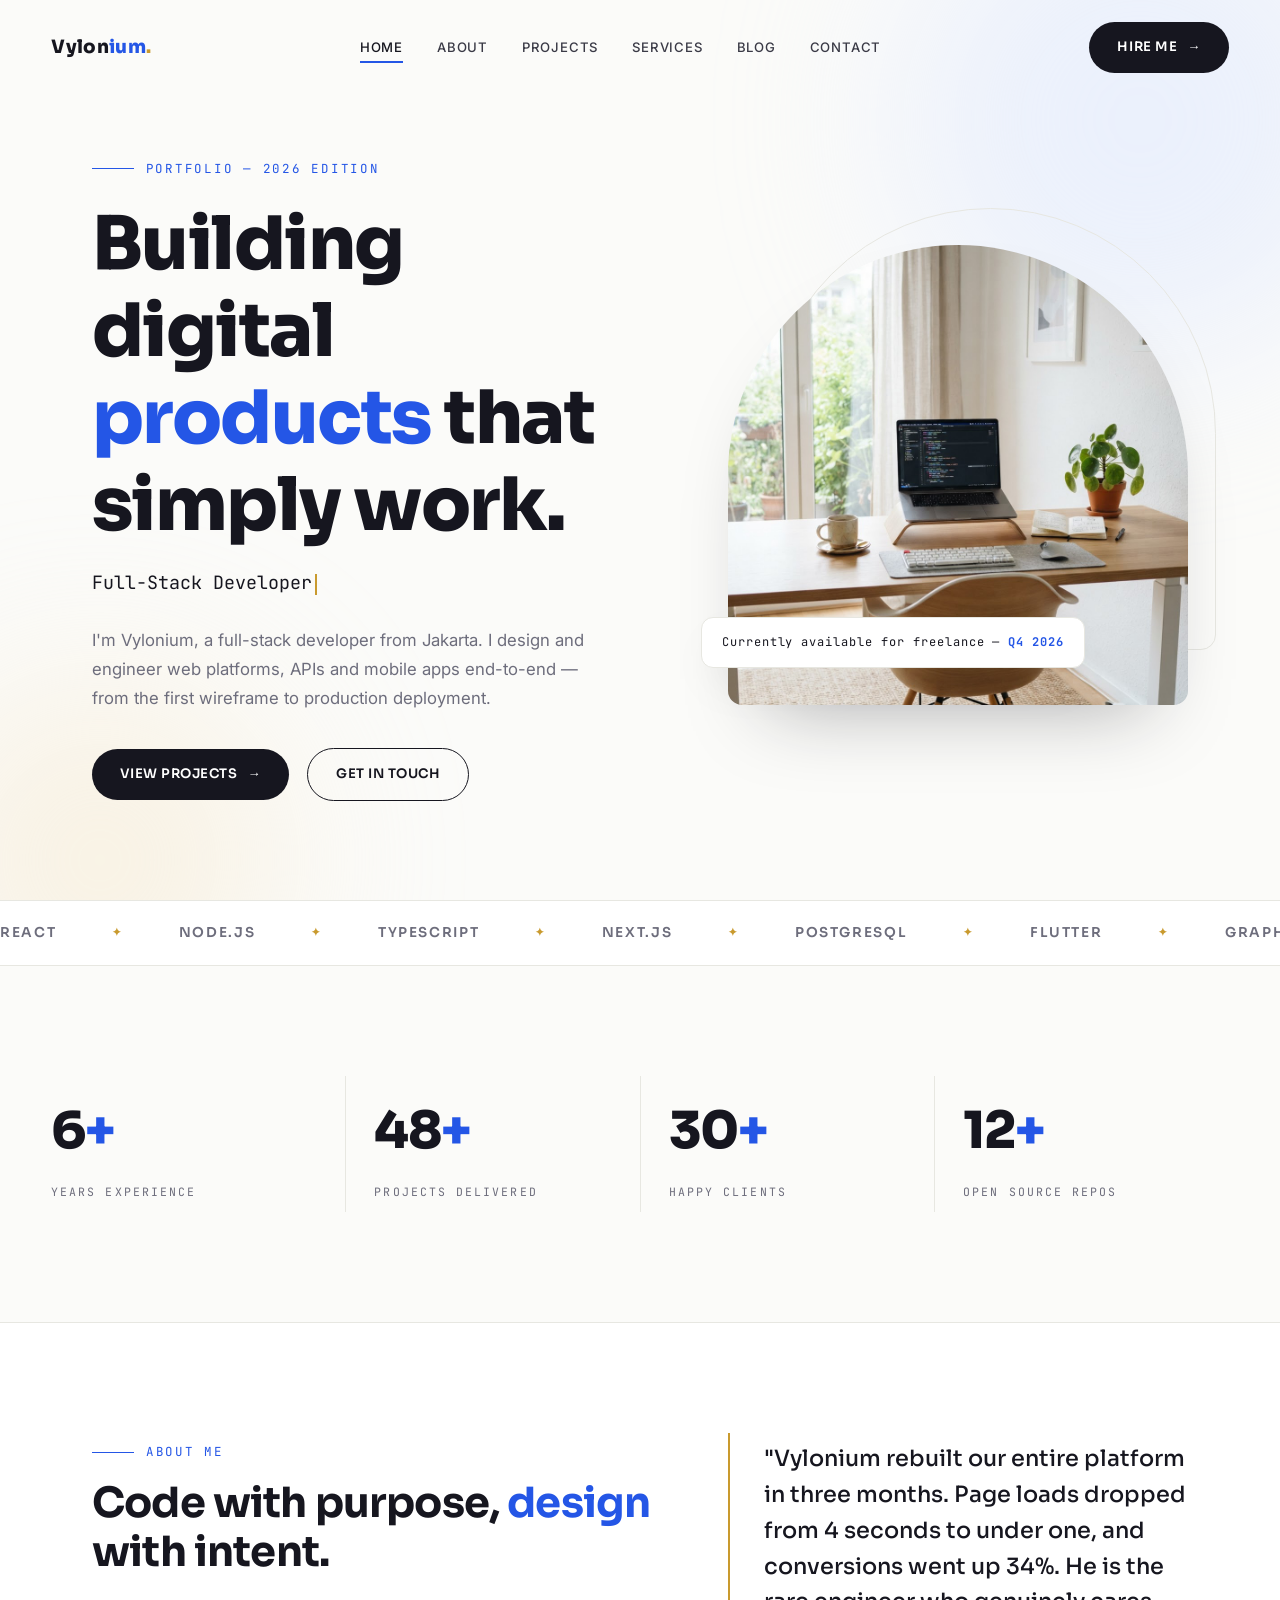
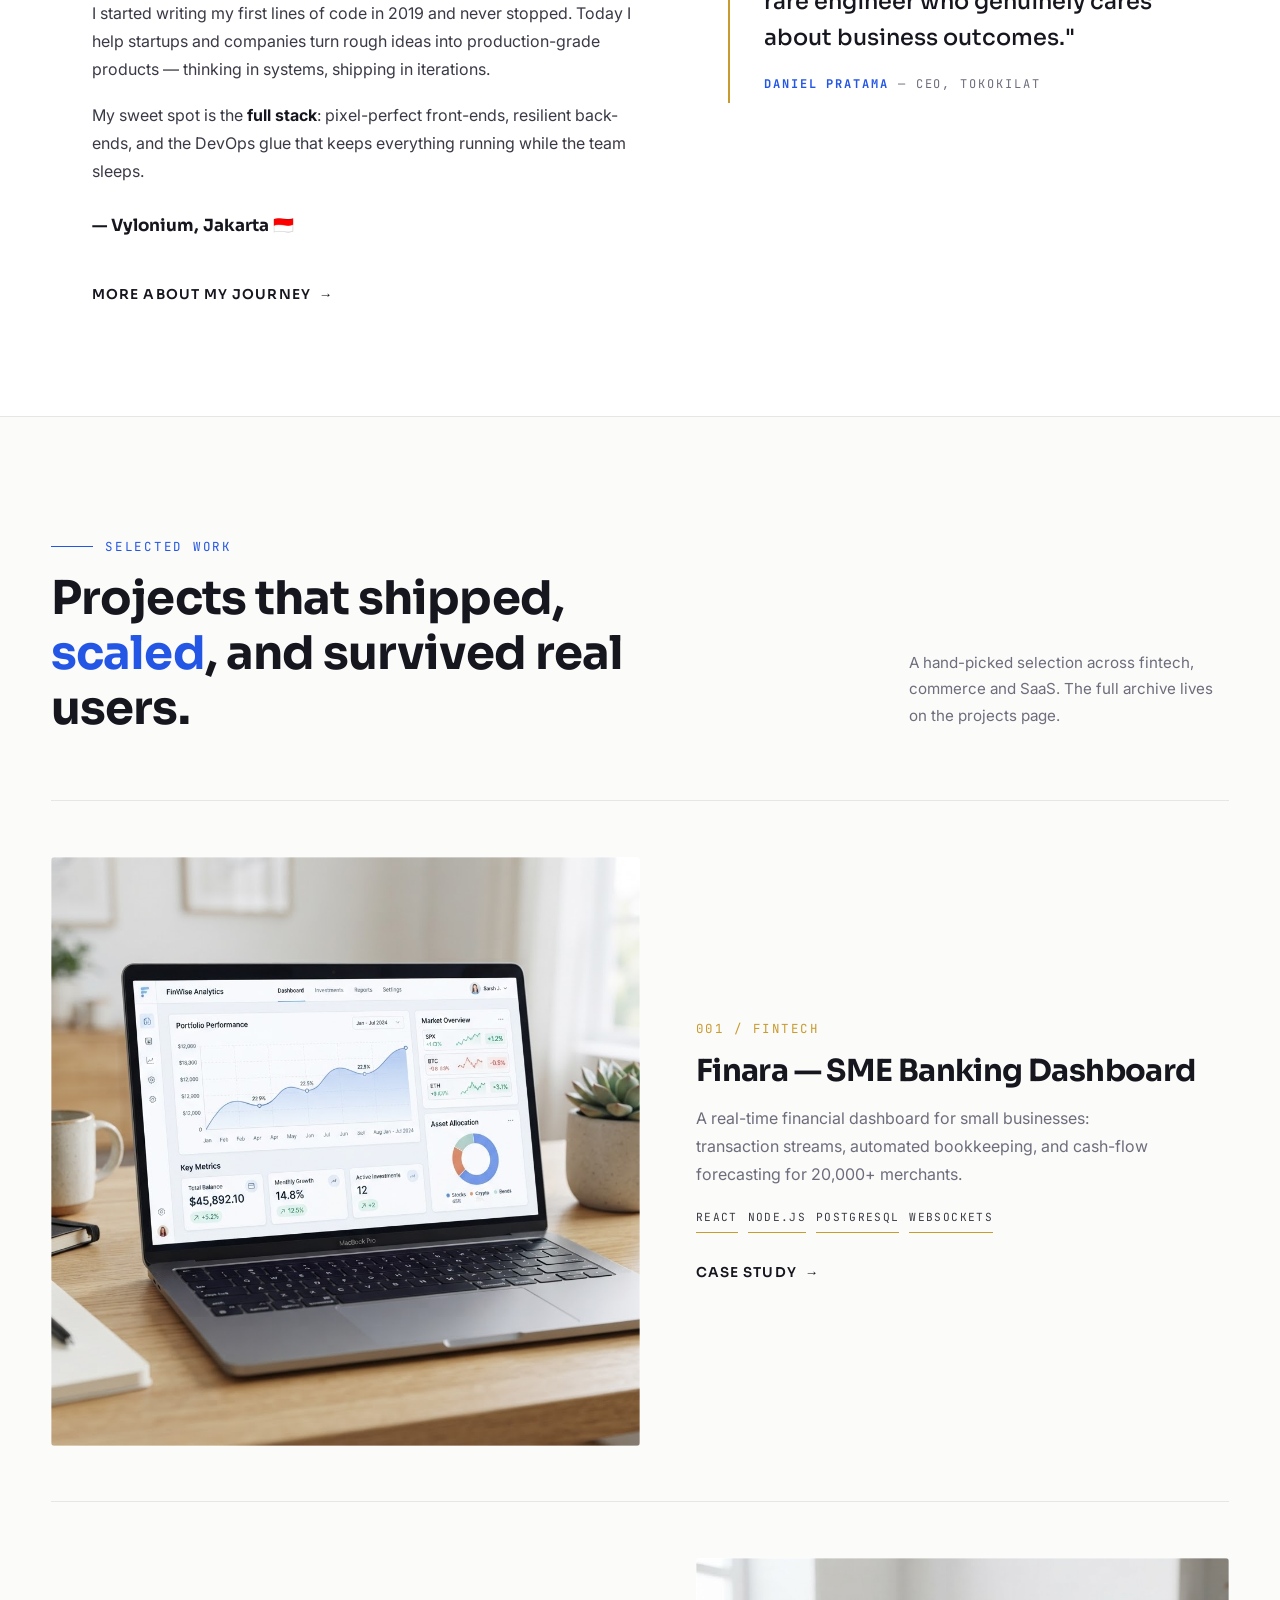
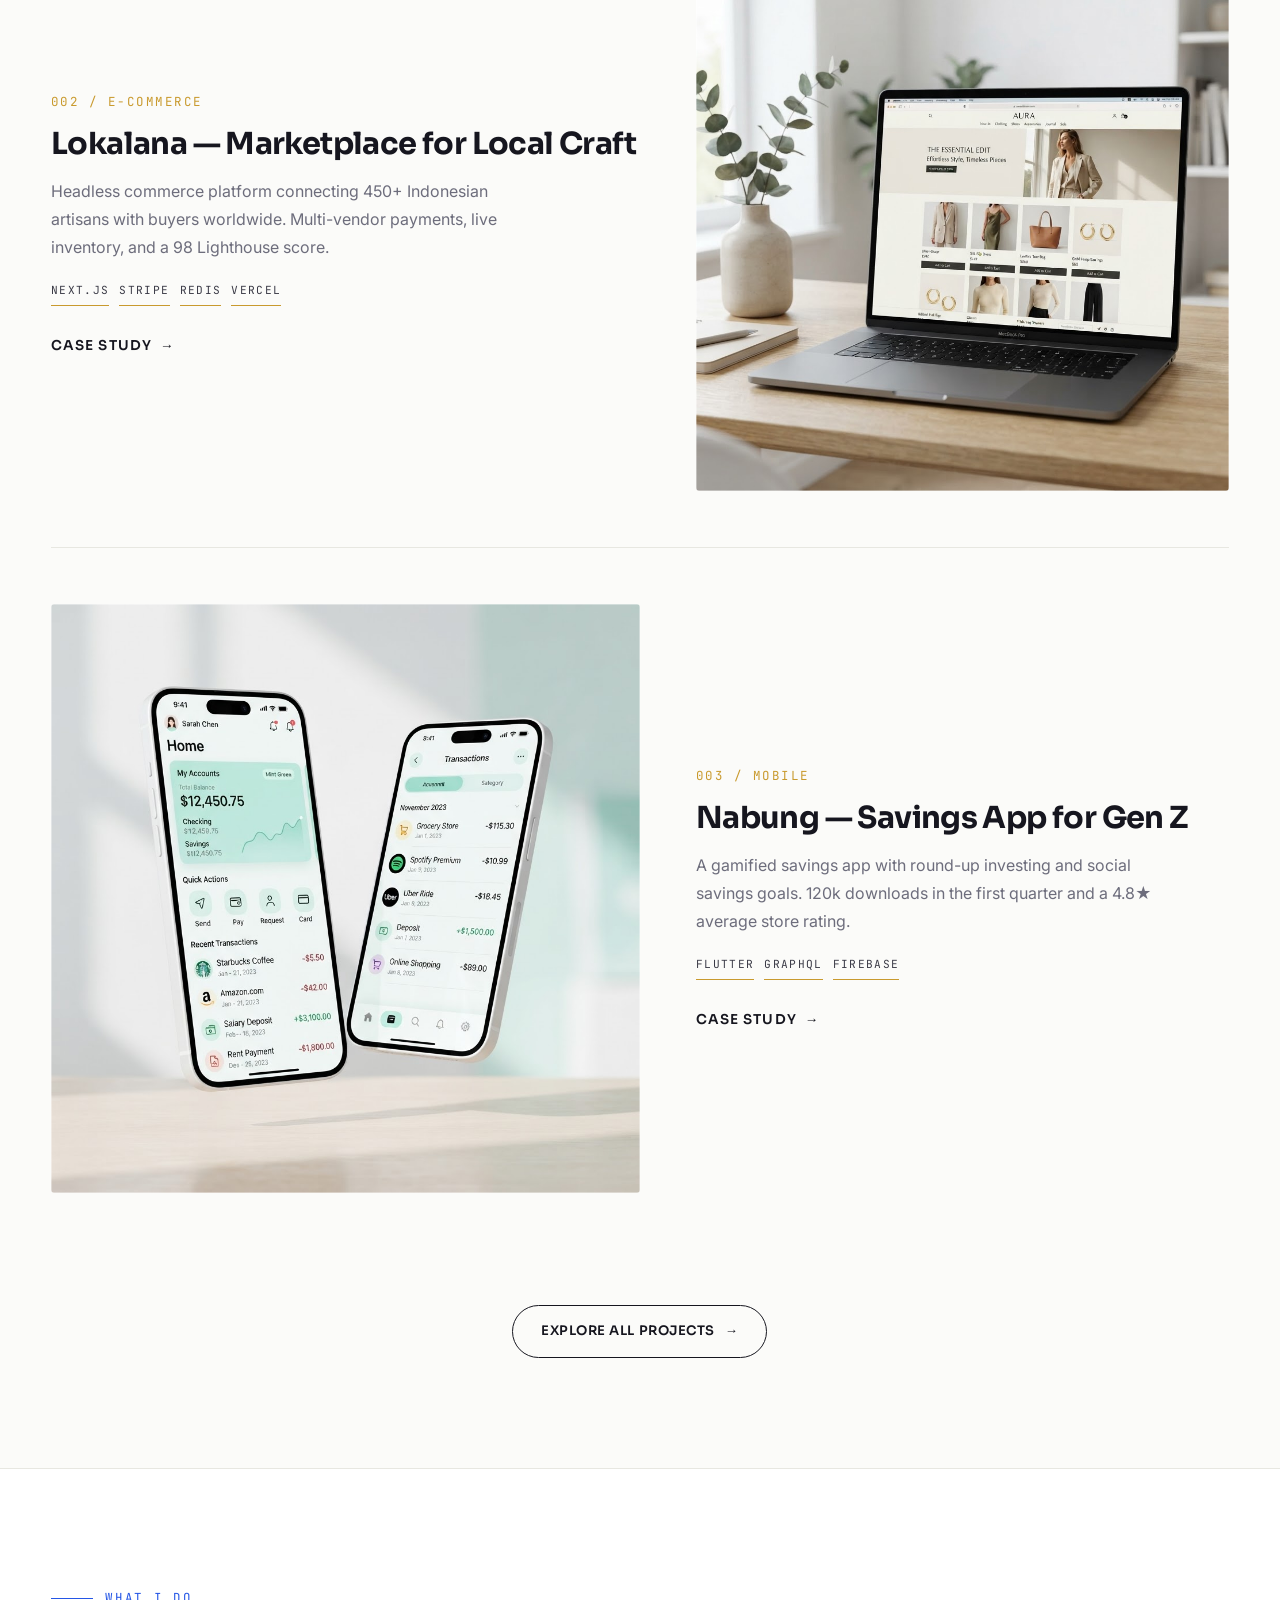
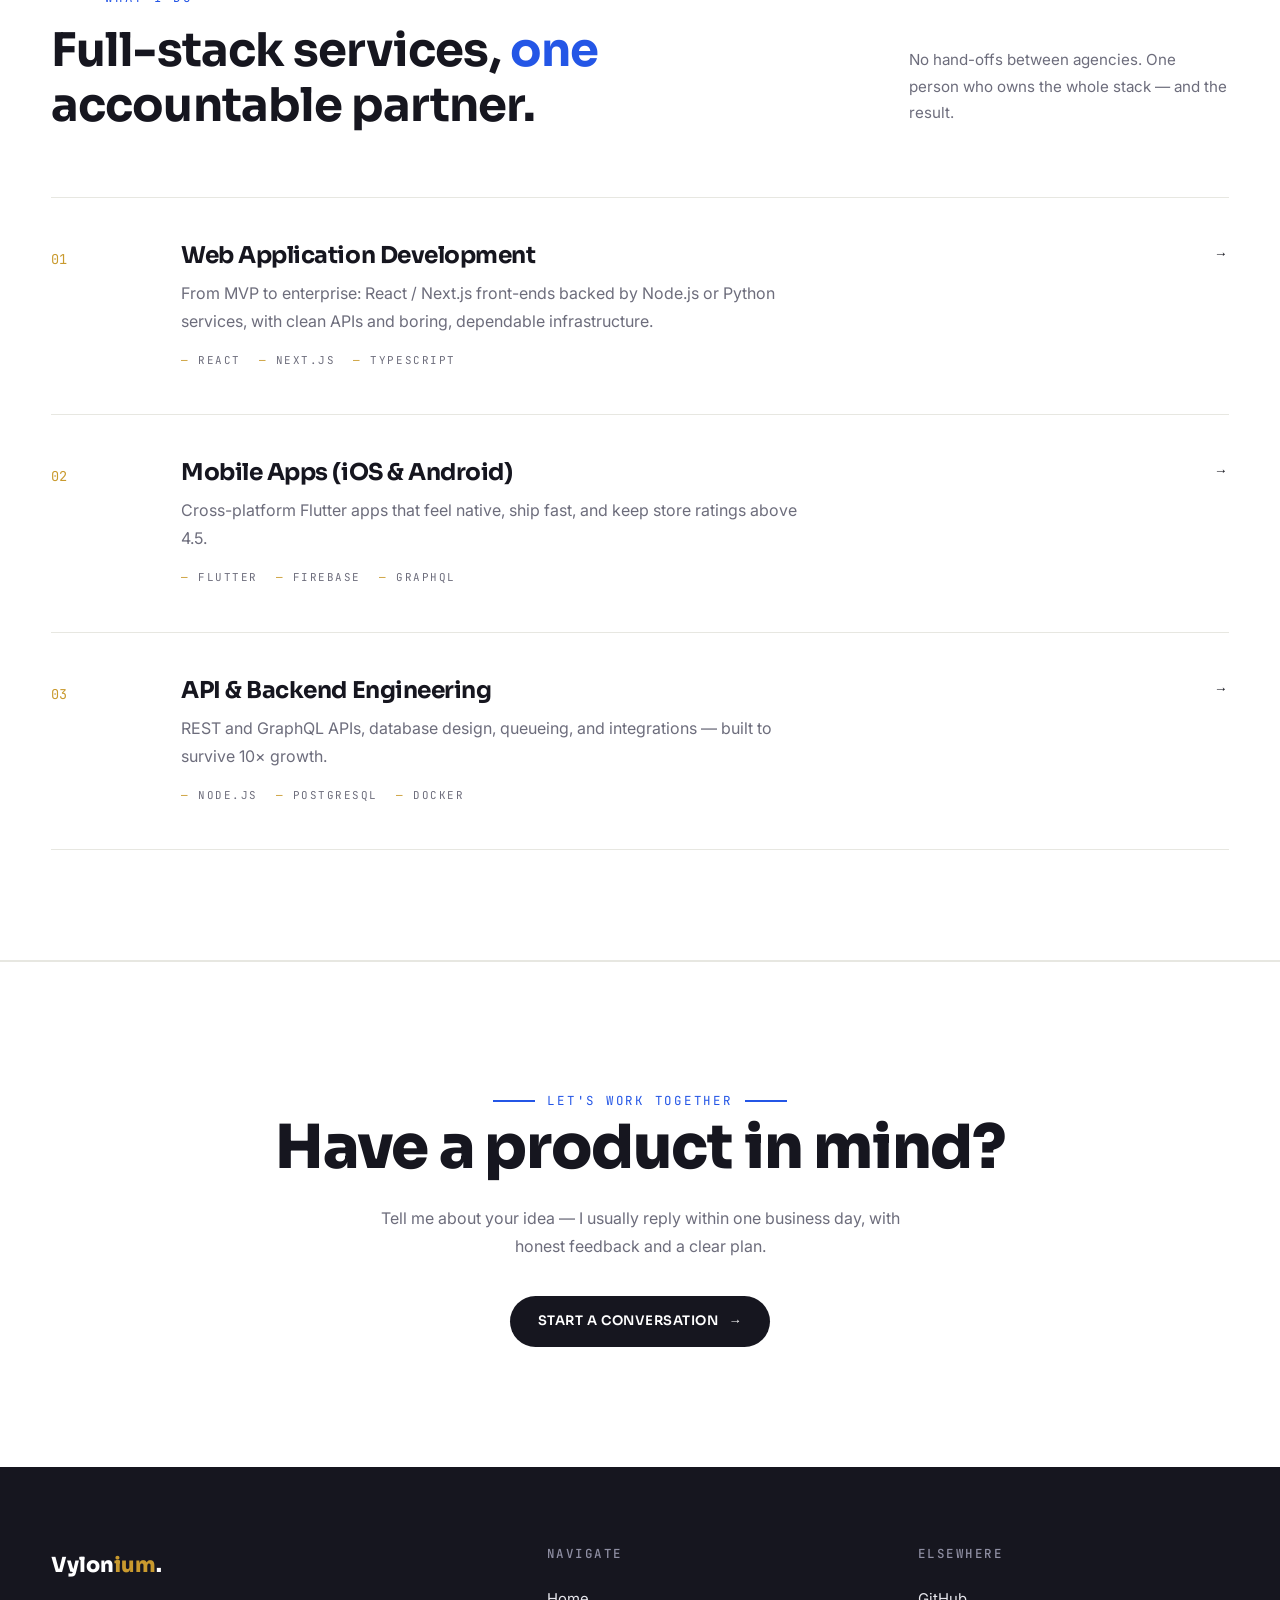
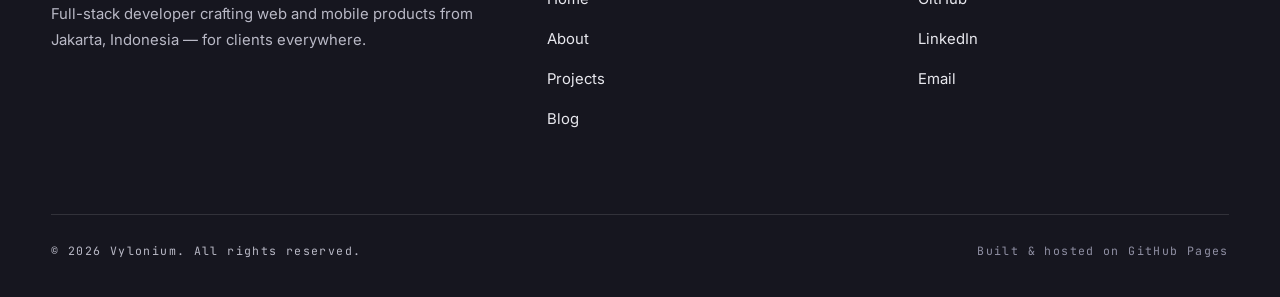
<file: index.html>
<!DOCTYPE html>
<html lang="en">
<head>
  <meta charset="UTF-8">
  <meta name="viewport" content="width=device-width, initial-scale=1.0">
  <title>Vylonium — Full-Stack Developer & Digital Craftsman</title>
  <meta name="description" content="Portfolio of Vylonium — full-stack developer building fast, scalable and beautiful web & mobile products. Based in Jakarta, Indonesia.">
  <meta name="author" content="Vylonium">
  <meta property="og:title" content="Vylonium — Full-Stack Developer">
  <meta property="og:description" content="Fast, scalable and beautiful web & mobile products.">
  <meta property="og:type" content="website">
  <link rel="icon" href="data:image/svg+xml,<svg xmlns='http://www.w3.org/2000/svg' viewBox='0 0 100 100'><rect width='100' height='100' rx='18' fill='%2316161f'/><text x='50' y='68' font-size='52' font-family='Arial' font-weight='bold' fill='%23c99a2e' text-anchor='middle'>V</text></svg>">
  <link rel="stylesheet" href="assets/css/style.css?v=1788858214">
</head>
<body class="loading">

  <div class="preloader"><div class="preloader-word">Vylonium</div></div>
  <div class="scroll-progress"></div>

  <!-- HEADER -->
  <header class="site-header">
    <div class="container header-inner">
      <a href="index.html" class="logo">Vylon<em>ium</em><span class="dot">.</span></a>
      <nav class="nav">
        <a href="index.html" class="active">Home</a>
        <a href="about.html">About</a>
        <a href="projects.html">Projects</a>
        <a href="services.html">Services</a>
        <a href="blog.html">Blog</a>
        <a href="contact.html">Contact</a>
      </nav>
      <a href="contact.html" class="btn btn-primary nav-cta">Hire Me <span class="arrow">→</span></a>
      <button class="menu-toggle" aria-label="Open menu"><span></span><span></span><span></span></button>
    </div>
  </header>

  <div class="nav-drawer">
    <a href="index.html">Home</a>
    <a href="about.html">About</a>
    <a href="projects.html">Projects</a>
    <a href="services.html">Services</a>
    <a href="blog.html">Blog</a>
    <a href="contact.html">Contact</a>
  </div>

  <main class="page">

    <!-- HERO -->
    <section class="hero">
      <div class="hero-blob b1"></div>
      <div class="hero-blob b2"></div>
      <div class="container hero-grid">
        <div>
          <span class="kicker">Portfolio — 2026 Edition</span>
          <h1>
            <span class="line">Building digital</span>
            <span class="line"><span class="accent">products</span> that</span>
            <span class="line">simply work.</span>
          </h1>
          <div class="typing-wrap"><span class="typed" data-words='["Full-Stack Developer","React &amp; Node Specialist","UI Engineering Enthusiast","Open Source Contributor"]'></span><span class="cursor"></span></div>
          <p class="hero-lead">I'm Vylonium, a full-stack developer from Jakarta. I design and engineer web platforms, APIs and mobile apps end-to-end — from the first wireframe to production deployment.</p>
          <div class="hero-cta">
            <a href="projects.html" class="btn btn-primary">View Projects <span class="arrow">→</span></a>
            <a href="contact.html" class="btn btn-outline">Get in Touch</a>
          </div>
        </div>
        <div class="hero-visual">
          <div class="hero-photo"><img src="assets/img/workspace.jpg" alt="Vylonium's workspace"></div>
          <div class="hero-badge">Currently available for freelance — <strong>Q4 2026</strong></div>
        </div>
      </div>
    </section>

    <!-- MARQUEE -->
    <div class="marquee" aria-hidden="true">
      <div class="marquee-track">
        <span>React</span><span>Node.js</span><span>TypeScript</span><span>Next.js</span><span>PostgreSQL</span><span>Flutter</span><span>GraphQL</span><span>Docker</span><span>AWS</span><span>Python</span>
        <span>React</span><span>Node.js</span><span>TypeScript</span><span>Next.js</span><span>PostgreSQL</span><span>Flutter</span><span>GraphQL</span><span>Docker</span><span>AWS</span><span>Python</span>
      </div>
    </div>

    <!-- STATS -->
    <section class="section">
      <div class="container">
        <div class="stats" data-reveal="up">
          <div class="stat">
            <div class="stat-num"><span data-count="6">0</span><span class="unit">+</span></div>
            <div class="stat-label">Years Experience</div>
          </div>
          <div class="stat">
            <div class="stat-num"><span data-count="48">0</span><span class="unit">+</span></div>
            <div class="stat-label">Projects Delivered</div>
          </div>
          <div class="stat">
            <div class="stat-num"><span data-count="30">0</span><span class="unit">+</span></div>
            <div class="stat-label">Happy Clients</div>
          </div>
          <div class="stat">
            <div class="stat-num"><span data-count="12">0</span><span class="unit">+</span></div>
            <div class="stat-label">Open Source Repos</div>
          </div>
        </div>
      </div>
    </section>

    <!-- ABOUT PREVIEW -->
    <section class="section alt">
      <div class="container intro-grid">
        <div data-reveal="left">
          <span class="kicker">About Me</span>
          <h2 style="font-size:clamp(1.8rem,3.6vw,2.6rem);margin:16px 0 22px;">Code with purpose, <span class="accent" style="color:var(--accent);">design</span> with intent.</h2>
          <div class="intro-text">
            <p>I started writing my first lines of code in 2019 and never stopped. Today I help startups and companies turn rough ideas into production-grade products — thinking in systems, shipping in iterations.</p>
            <p>My sweet spot is the <strong>full stack</strong>: pixel-perfect front-ends, resilient back-ends, and the DevOps glue that keeps everything running while the team sleeps.</p>
            <p class="signature">— Vylonium, Jakarta 🇮🇩</p>
          </div>
          <a href="about.html" class="text-link" style="margin-top:24px;">More about my journey <span class="arrow">→</span></a>
        </div>
        <div class="quote" data-reveal="right">
          <blockquote>"Vylonium rebuilt our entire platform in three months. Page loads dropped from 4 seconds to under one, and conversions went up 34%. He is the rare engineer who genuinely cares about business outcomes."</blockquote>
          <div class="who"><strong>Daniel Pratama</strong> — CEO, TokoKilat</div>
        </div>
      </div>
    </section>

    <!-- FEATURED PROJECTS -->
    <section class="section">
      <div class="container">
        <div class="section-head">
          <div>
            <span class="kicker">Selected Work</span>
            <h2>Projects that shipped, <span class="accent" style="color:var(--accent);">scaled</span>, and survived real users.</h2>
          </div>
          <p class="head-note">A hand-picked selection across fintech, commerce and SaaS. The full archive lives on the projects page.</p>
        </div>

        <article class="work-row" data-reveal="up">
          <div class="work-media"><img src="assets/img/project-fintech.jpg" alt="Finara fintech dashboard"></div>
          <div class="work-info">
            <span class="work-index">001 / FINTECH</span>
            <h3>Finara — SME Banking Dashboard</h3>
            <p>A real-time financial dashboard for small businesses: transaction streams, automated bookkeeping, and cash-flow forecasting for 20,000+ merchants.</p>
            <div class="work-meta"><span>React</span><span>Node.js</span><span>PostgreSQL</span><span>WebSockets</span></div>
            <a href="projects.html" class="text-link">Case Study <span class="arrow">→</span></a>
          </div>
        </article>

        <article class="work-row flip" data-reveal="up">
          <div class="work-media"><img src="assets/img/project-ecommerce.jpg" alt="Lokalana e-commerce platform"></div>
          <div class="work-info">
            <span class="work-index">002 / E-COMMERCE</span>
            <h3>Lokalana — Marketplace for Local Craft</h3>
            <p>Headless commerce platform connecting 450+ Indonesian artisans with buyers worldwide. Multi-vendor payments, live inventory, and a 98 Lighthouse score.</p>
            <div class="work-meta"><span>Next.js</span><span>Stripe</span><span>Redis</span><span>Vercel</span></div>
            <a href="projects.html" class="text-link">Case Study <span class="arrow">→</span></a>
          </div>
        </article>

        <article class="work-row" data-reveal="up">
          <div class="work-media"><img src="assets/img/project-mobile.jpg" alt="Nabung mobile banking app"></div>
          <div class="work-info">
            <span class="work-index">003 / MOBILE</span>
            <h3>Nabung — Savings App for Gen Z</h3>
            <p>A gamified savings app with round-up investing and social savings goals. 120k downloads in the first quarter and a 4.8★ average store rating.</p>
            <div class="work-meta"><span>Flutter</span><span>GraphQL</span><span>Firebase</span></div>
            <a href="projects.html" class="text-link">Case Study <span class="arrow">→</span></a>
          </div>
        </article>

        <div style="text-align:center;margin-top:56px;" data-reveal="fade">
          <a href="projects.html" class="btn btn-outline">Explore All Projects <span class="arrow">→</span></a>
        </div>
      </div>
    </section>

    <!-- SERVICES PREVIEW -->
    <section class="section alt">
      <div class="container">
        <div class="section-head">
          <div>
            <span class="kicker">What I Do</span>
            <h2>Full-stack services, <span class="accent" style="color:var(--accent);">one</span> accountable partner.</h2>
          </div>
          <p class="head-note">No hand-offs between agencies. One person who owns the whole stack — and the result.</p>
        </div>

        <div class="service-row" data-reveal="up">
          <div class="service-num">01</div>
          <div>
            <h3>Web Application Development</h3>
            <p>From MVP to enterprise: React / Next.js front-ends backed by Node.js or Python services, with clean APIs and boring, dependable infrastructure.</p>
            <div class="service-tags"><span>React</span><span>Next.js</span><span>TypeScript</span></div>
          </div>
          <a href="services.html" class="text-link"><span class="arrow">→</span></a>
        </div>
        <div class="service-row" data-reveal="up" style="--d:.08s">
          <div class="service-num">02</div>
          <div>
            <h3>Mobile Apps (iOS & Android)</h3>
            <p>Cross-platform Flutter apps that feel native, ship fast, and keep store ratings above 4.5.</p>
            <div class="service-tags"><span>Flutter</span><span>Firebase</span><span>GraphQL</span></div>
          </div>
          <a href="services.html" class="text-link"><span class="arrow">→</span></a>
        </div>
        <div class="service-row" data-reveal="up" style="--d:.16s">
          <div class="service-num">03</div>
          <div>
            <h3>API & Backend Engineering</h3>
            <p>REST and GraphQL APIs, database design, queueing, and integrations — built to survive 10× growth.</p>
            <div class="service-tags"><span>Node.js</span><span>PostgreSQL</span><span>Docker</span></div>
          </div>
          <a href="services.html" class="text-link"><span class="arrow">→</span></a>
        </div>
      </div>
    </section>

    <!-- CTA -->
    <section class="cta-band">
      <div class="container">
        <span class="kicker">Let's Work Together</span>
        <h2>Have a product in mind?</h2>
        <p>Tell me about your idea — I usually reply within one business day, with honest feedback and a clear plan.</p>
        <a href="contact.html" class="btn btn-primary">Start a Conversation <span class="arrow">→</span></a>
      </div>
    </section>

  </main>

  <!-- FOOTER -->
  <footer class="site-footer">
    <div class="container">
      <div class="footer-grid">
        <div>
          <div class="footer-brand">Vylon<span style="color:var(--gold);">ium</span>.</div>
          <p>Full-stack developer crafting web and mobile products from Jakarta, Indonesia — for clients everywhere.</p>
        </div>
        <div class="footer-col">
          <h4>Navigate</h4>
          <ul>
            <li><a href="index.html">Home</a></li>
            <li><a href="about.html">About</a></li>
            <li><a href="projects.html">Projects</a></li>
            <li><a href="blog.html">Blog</a></li>
          </ul>
        </div>
        <div class="footer-col">
          <h4>Elsewhere</h4>
          <ul>
            <li><a href="https://github.com/muzawwied" target="_blank" rel="noopener">GitHub</a></li>
            <li><a href="https://linkedin.com/" target="_blank" rel="noopener">LinkedIn</a></li>
            <li><a href="mailto:hello@vylonium.dev">Email</a></li>
          </ul>
        </div>
      </div>
      <div class="footer-bottom">
        <span>© <span data-year>2026</span> Vylonium. All rights reserved.</span>
        <span><a href="https://github.com/muzawwied" target="_blank" rel="noopener">Built & hosted on GitHub Pages</a></span>
      </div>
    </div>
  </footer>

  <button class="to-top" aria-label="Back to top">↑</button>
  <script src="assets/js/main.js?v=1788858214"></script>
</body>
</html>
</file>
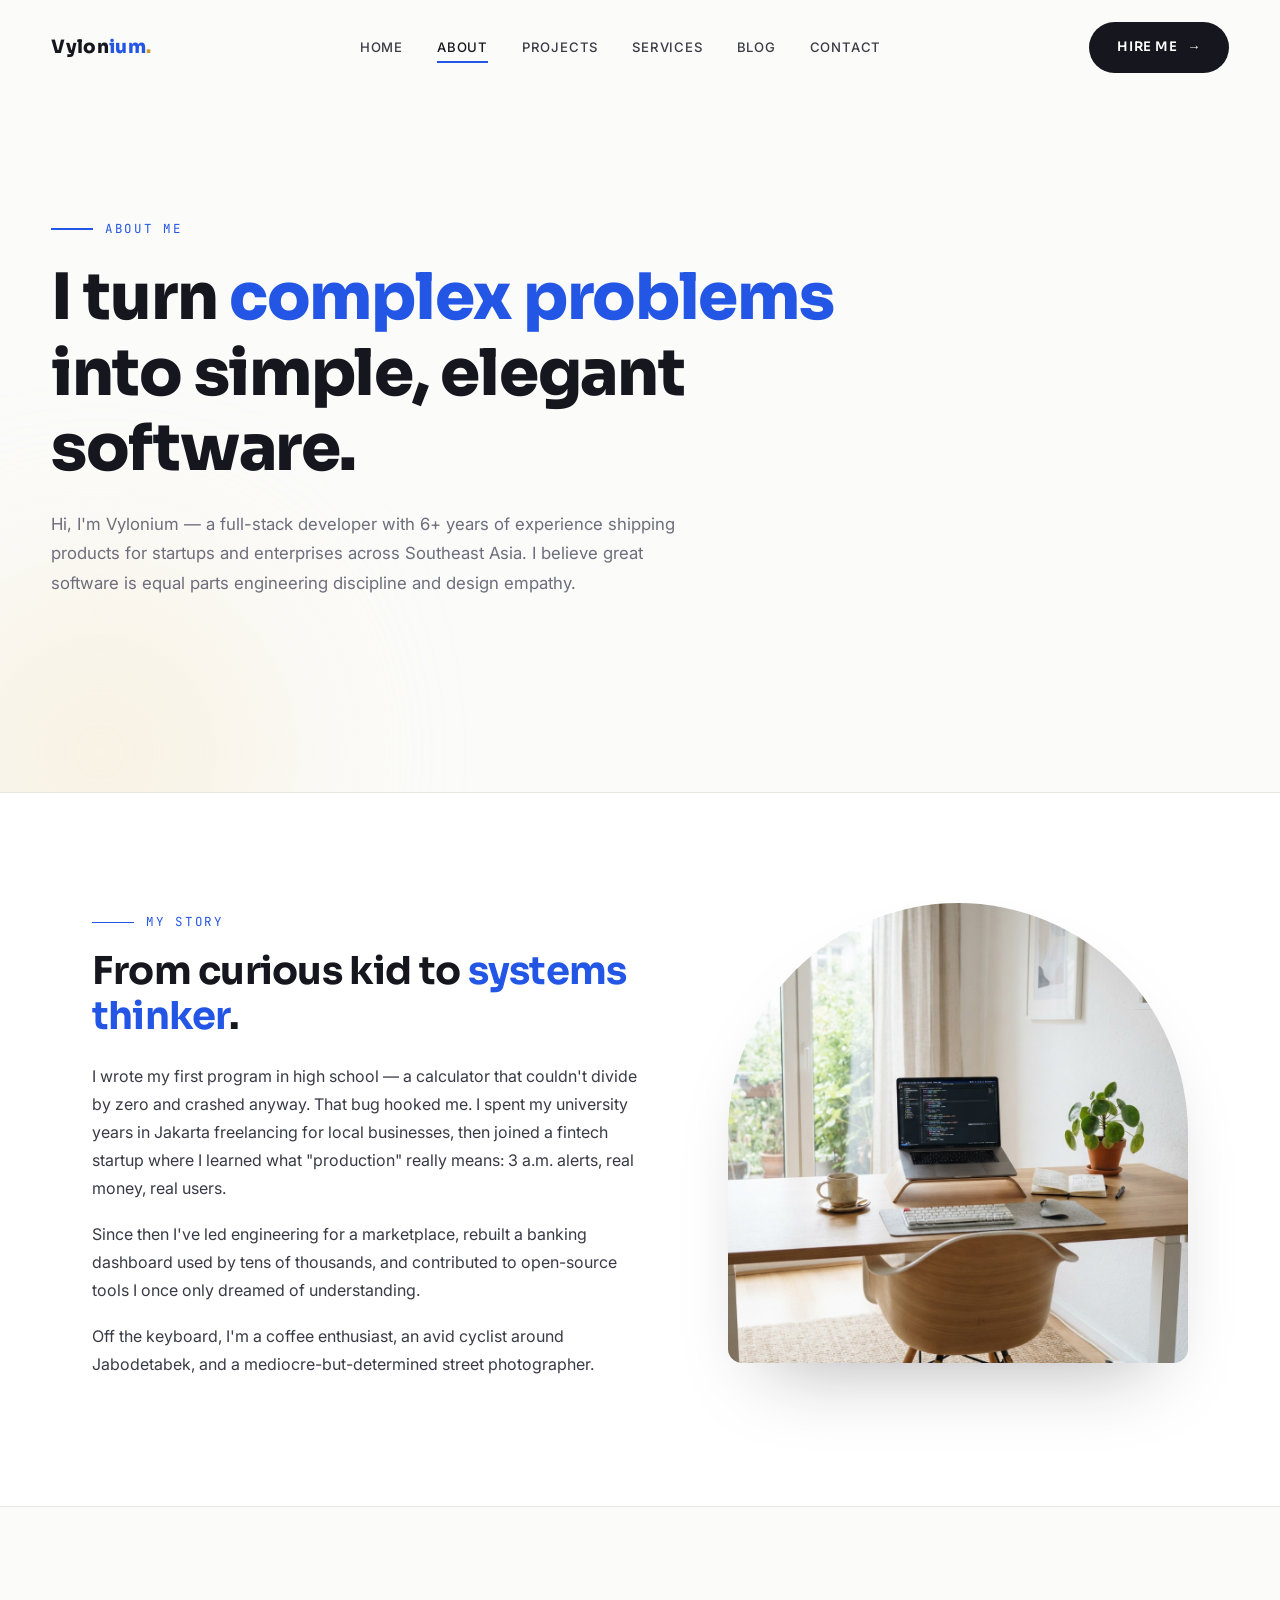
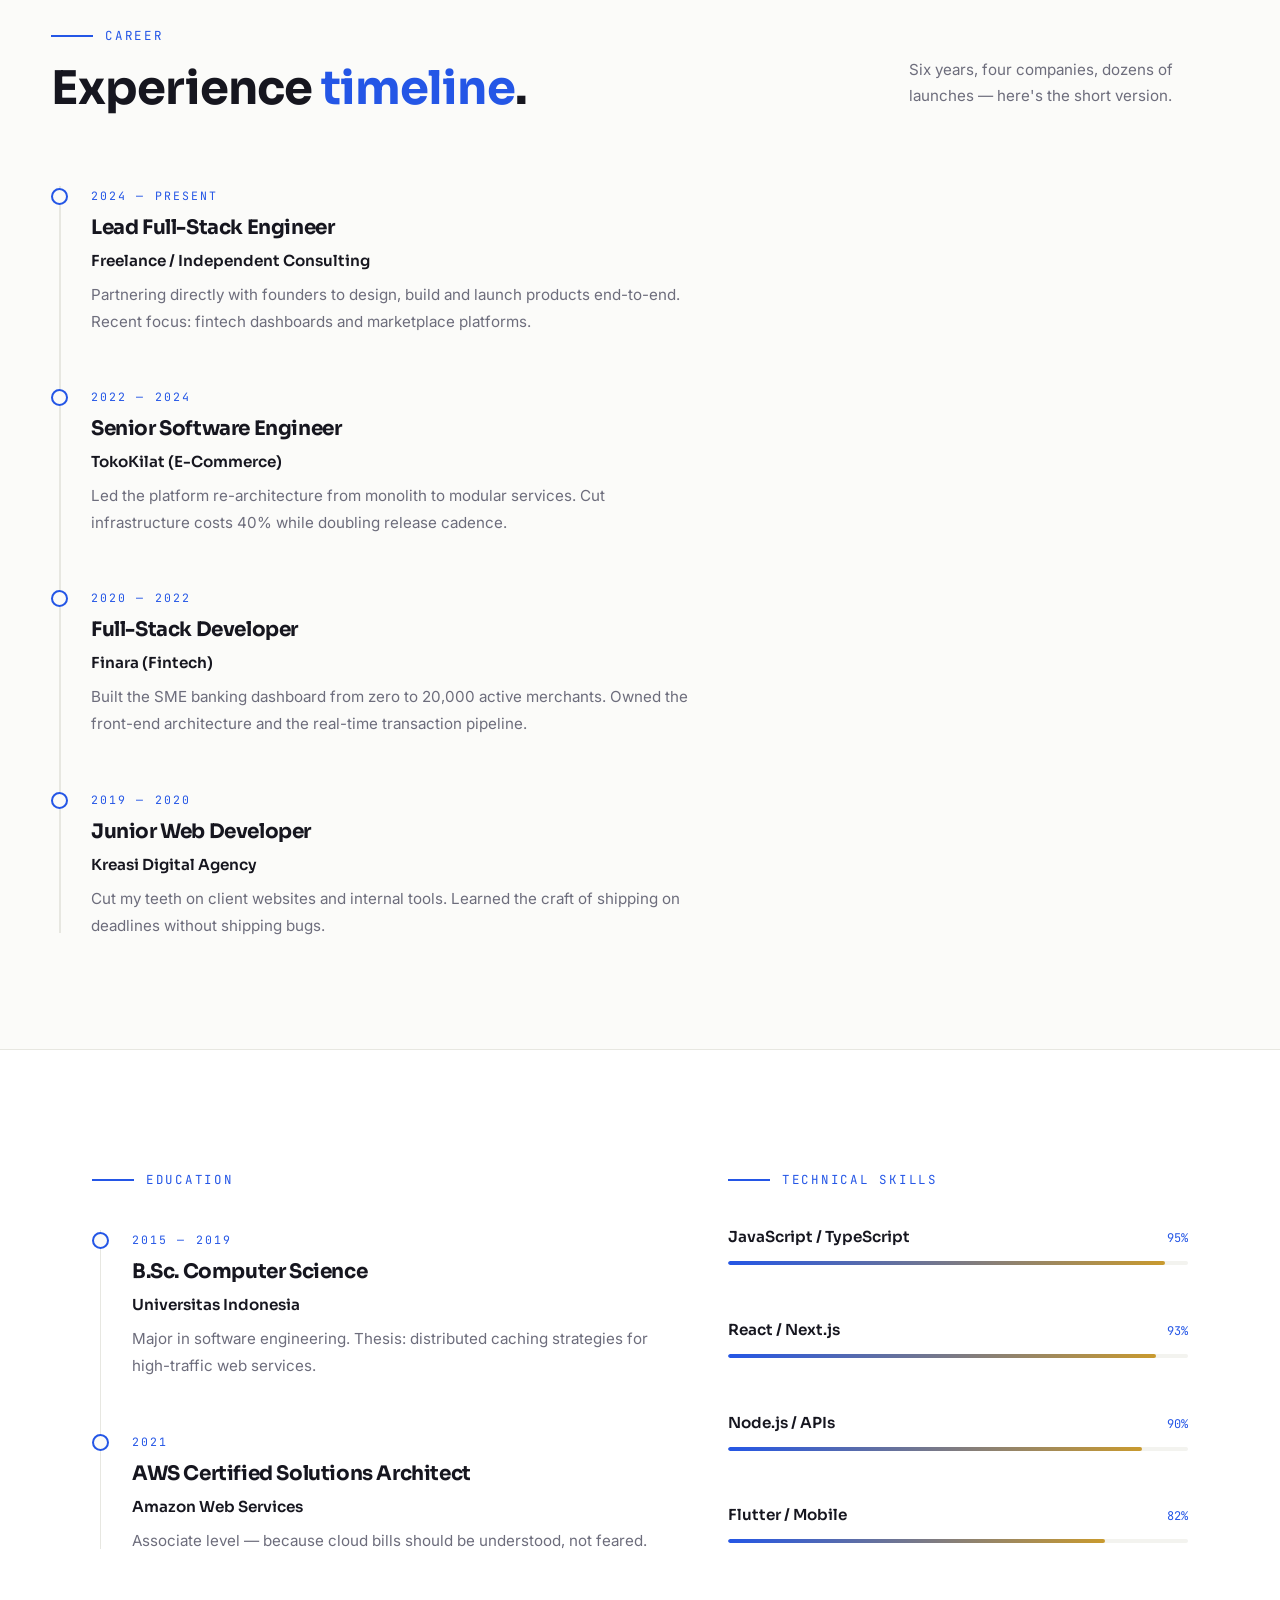
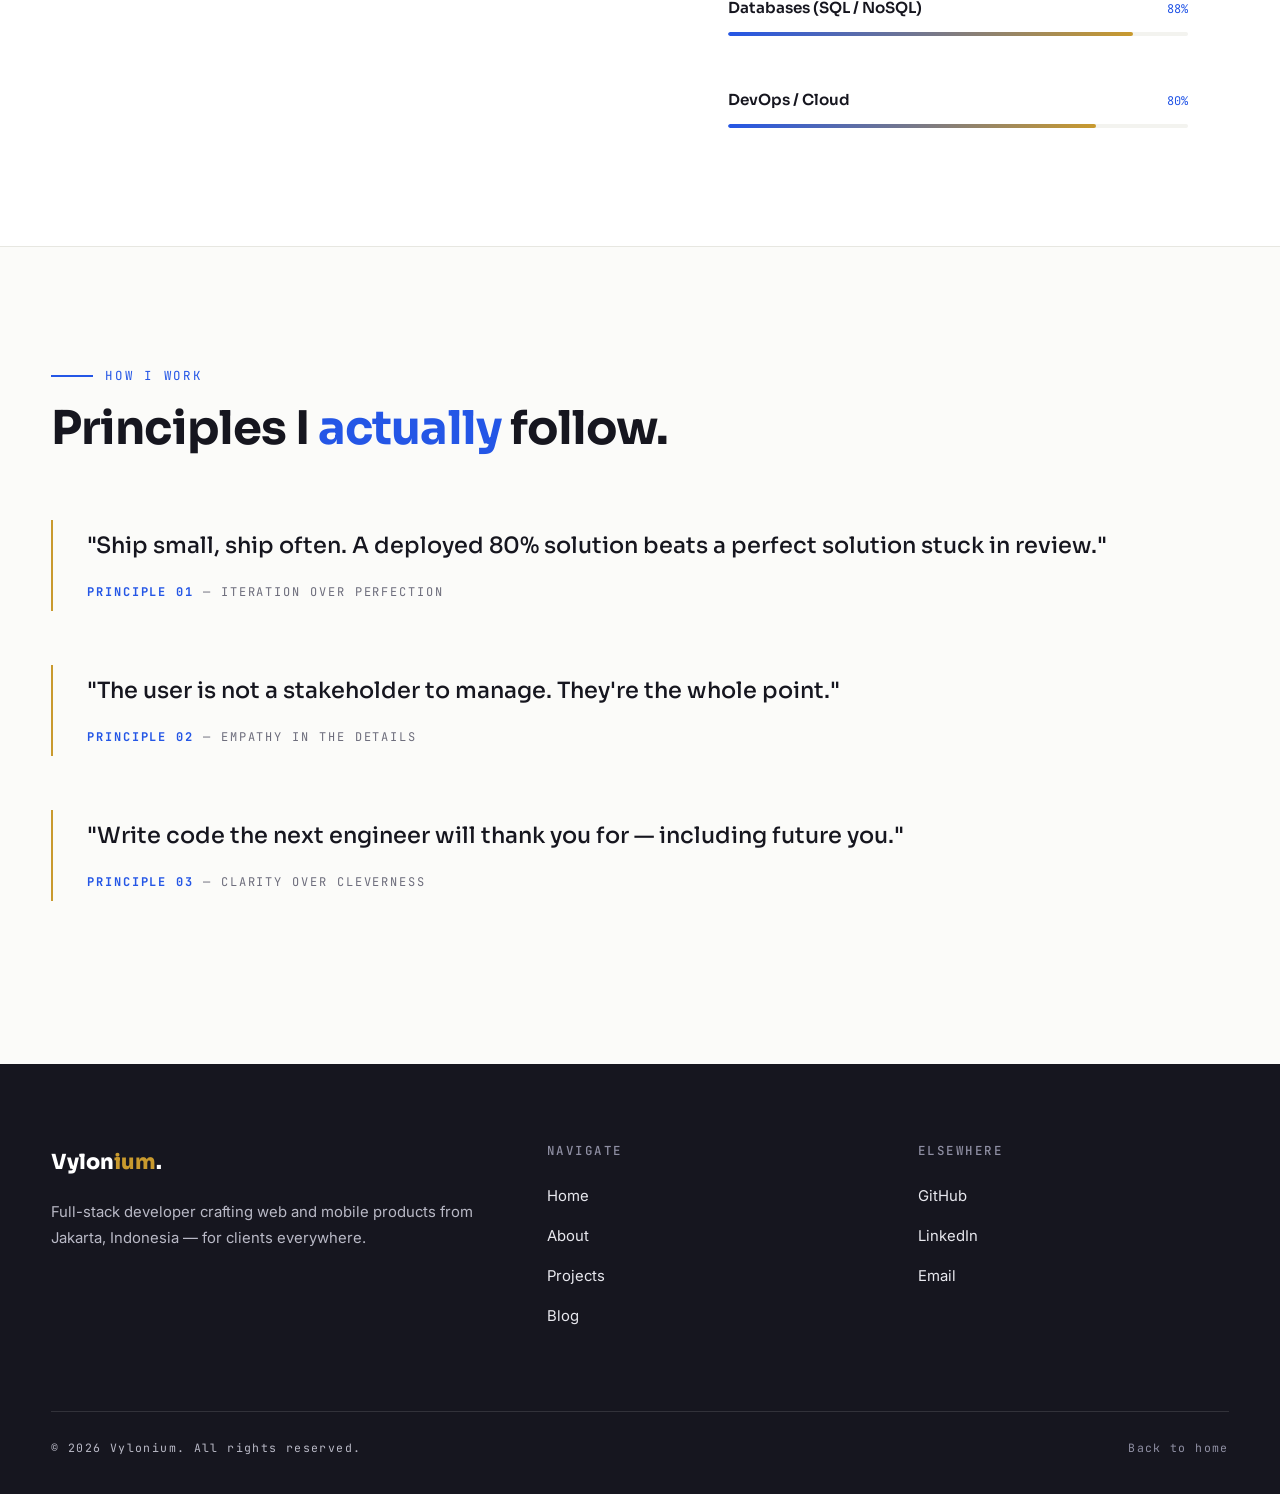
<file: about.html>
<!DOCTYPE html>
<html lang="en">
<head>
  <meta charset="UTF-8">
  <meta name="viewport" content="width=device-width, initial-scale=1.0">
  <title>About — Vylonium, Full-Stack Developer</title>
  <meta name="description" content="The story, experience, and skills of Vylonium — full-stack developer based in Jakarta, Indonesia.">
  <link rel="icon" href="data:image/svg+xml,<svg xmlns='http://www.w3.org/2000/svg' viewBox='0 0 100 100'><rect width='100' height='100' rx='18' fill='%2316161f'/><text x='50' y='68' font-size='52' font-family='Arial' font-weight='bold' fill='%23c99a2e' text-anchor='middle'>V</text></svg>">
  <link rel="stylesheet" href="assets/css/style.css?v=1788858214">
</head>
<body class="loading">

  <div class="preloader"><div class="preloader-word">About</div></div>
  <div class="scroll-progress"></div>

  <header class="site-header">
    <div class="container header-inner">
      <a href="index.html" class="logo">Vylon<em>ium</em><span class="dot">.</span></a>
      <nav class="nav">
        <a href="index.html">Home</a>
        <a href="about.html" class="active">About</a>
        <a href="projects.html">Projects</a>
        <a href="services.html">Services</a>
        <a href="blog.html">Blog</a>
        <a href="contact.html">Contact</a>
      </nav>
      <a href="contact.html" class="btn btn-primary nav-cta">Hire Me <span class="arrow">→</span></a>
      <button class="menu-toggle" aria-label="Open menu"><span></span><span></span><span></span></button>
    </div>
  </header>

  <div class="nav-drawer">
    <a href="index.html">Home</a>
    <a href="about.html">About</a>
    <a href="projects.html">Projects</a>
    <a href="services.html">Services</a>
    <a href="blog.html">Blog</a>
    <a href="contact.html">Contact</a>
  </div>

  <main class="page">

    <!-- INTRO -->
    <section class="hero" style="min-height:88vh;">
      <div class="hero-blob b2"></div>
      <div class="container">
        <span class="kicker" data-reveal="up">About Me</span>
        <h1 data-reveal="up" style="font-size:clamp(2.2rem,5.4vw,4rem);max-width:900px;margin:20px 0 24px;">
          I turn <span class="accent">complex problems</span> into simple, elegant software.
        </h1>
        <p class="hero-lead" data-reveal="up" style="--d:.1s;max-width:640px;">
          Hi, I'm Vylonium — a full-stack developer with 6+ years of experience shipping products for startups and enterprises across Southeast Asia. I believe great software is equal parts engineering discipline and design empathy.
        </p>
      </div>
    </section>

    <!-- STORY -->
    <section class="section alt">
      <div class="container intro-grid">
        <div data-reveal="left">
          <span class="kicker">My Story</span>
          <h2 style="font-size:clamp(1.7rem,3.2vw,2.4rem);margin:16px 0 22px;">From curious kid to <span style="color:var(--accent);">systems thinker</span>.</h2>
          <div class="intro-text">
            <p>I wrote my first program in high school — a calculator that couldn't divide by zero and crashed anyway. That bug hooked me. I spent my university years in Jakarta freelancing for local businesses, then joined a fintech startup where I learned what "production" really means: 3 a.m. alerts, real money, real users.</p>
            <p>Since then I've led engineering for a marketplace, rebuilt a banking dashboard used by tens of thousands, and contributed to open-source tools I once only dreamed of understanding.</p>
            <p>Off the keyboard, I'm a coffee enthusiast, an avid cyclist around Jabodetabek, and a mediocre-but-determined street photographer.</p>
          </div>
        </div>
        <div class="hero-visual" style="max-width:460px;">
          <div class="hero-photo"><img src="assets/img/workspace.jpg" alt="Workspace of Vylonium"></div>
        </div>
      </div>
    </section>

    <!-- EXPERIENCE -->
    <section class="section">
      <div class="container">
        <div class="section-head">
          <div>
            <span class="kicker">Career</span>
            <h2>Experience <span style="color:var(--accent);">timeline</span>.</h2>
          </div>
          <p class="head-note">Six years, four companies, dozens of launches — here's the short version.</p>
        </div>
        <div class="timeline">
          <div class="t-item" data-reveal="up">
            <span class="t-date">2024 — Present</span>
            <h3>Lead Full-Stack Engineer</h3>
            <span class="t-org">Freelance / Independent Consulting</span>
            <p>Partnering directly with founders to design, build and launch products end-to-end. Recent focus: fintech dashboards and marketplace platforms.</p>
          </div>
          <div class="t-item" data-reveal="up" style="--d:.08s">
            <span class="t-date">2022 — 2024</span>
            <h3>Senior Software Engineer</h3>
            <span class="t-org">TokoKilat (E-Commerce)</span>
            <p>Led the platform re-architecture from monolith to modular services. Cut infrastructure costs 40% while doubling release cadence.</p>
          </div>
          <div class="t-item" data-reveal="up" style="--d:.16s">
            <span class="t-date">2020 — 2022</span>
            <h3>Full-Stack Developer</h3>
            <span class="t-org">Finara (Fintech)</span>
            <p>Built the SME banking dashboard from zero to 20,000 active merchants. Owned the front-end architecture and the real-time transaction pipeline.</p>
          </div>
          <div class="t-item" data-reveal="up" style="--d:.24s">
            <span class="t-date">2019 — 2020</span>
            <h3>Junior Web Developer</h3>
            <span class="t-org">Kreasi Digital Agency</span>
            <p>Cut my teeth on client websites and internal tools. Learned the craft of shipping on deadlines without shipping bugs.</p>
          </div>
        </div>
      </div>
    </section>

    <!-- EDUCATION + SKILLS -->
    <section class="section alt">
      <div class="container intro-grid">
        <div>
          <span class="kicker" data-reveal="left">Education</span>
          <div class="timeline" style="margin-top:34px;">
            <div class="t-item" data-reveal="left">
              <span class="t-date">2015 — 2019</span>
              <h3>B.Sc. Computer Science</h3>
              <span class="t-org">Universitas Indonesia</span>
              <p>Major in software engineering. Thesis: distributed caching strategies for high-traffic web services.</p>
            </div>
            <div class="t-item" data-reveal="left" style="--d:.1s">
              <span class="t-date">2021</span>
              <h3>AWS Certified Solutions Architect</h3>
              <span class="t-org">Amazon Web Services</span>
              <p>Associate level — because cloud bills should be understood, not feared.</p>
            </div>
          </div>
        </div>
        <div>
          <span class="kicker" data-reveal="right">Technical Skills</span>
          <div class="skills-grid" style="grid-template-columns:1fr;margin-top:34px;">
            <div class="skill" data-reveal="right"><div class="skill-top"><span class="name">JavaScript / TypeScript</span><span class="val">95%</span></div><div class="bar"><span style="--w:95%"></span></div></div>
            <div class="skill" data-reveal="right" style="--d:.06s"><div class="skill-top"><span class="name">React / Next.js</span><span class="val">93%</span></div><div class="bar"><span style="--w:93%"></span></div></div>
            <div class="skill" data-reveal="right" style="--d:.12s"><div class="skill-top"><span class="name">Node.js / APIs</span><span class="val">90%</span></div><div class="bar"><span style="--w:90%"></span></div></div>
            <div class="skill" data-reveal="right" style="--d:.18s"><div class="skill-top"><span class="name">Flutter / Mobile</span><span class="val">82%</span></div><div class="bar"><span style="--w:82%"></span></div></div>
            <div class="skill" data-reveal="right" style="--d:.24s"><div class="skill-top"><span class="name">Databases (SQL / NoSQL)</span><span class="val">88%</span></div><div class="bar"><span style="--w:88%"></span></div></div>
            <div class="skill" data-reveal="right" style="--d:.3s"><div class="skill-top"><span class="name">DevOps / Cloud</span><span class="val">80%</span></div><div class="bar"><span style="--w:80%"></span></div></div>
          </div>
        </div>
      </div>
    </section>

    <!-- VALUES -->
    <section class="section">
      <div class="container">
        <div class="section-head">
          <div>
            <span class="kicker">How I Work</span>
            <h2>Principles I <span style="color:var(--accent);">actually</span> follow.</h2>
          </div>
        </div>
        <div class="quote" data-reveal="up">
          <blockquote>"Ship small, ship often. A deployed 80% solution beats a perfect solution stuck in review."</blockquote>
          <div class="who"><strong>Principle 01</strong> — Iteration over perfection</div>
        </div>
        <div class="quote" data-reveal="up" style="--d:.1s">
          <blockquote>"The user is not a stakeholder to manage. They're the whole point."</blockquote>
          <div class="who"><strong>Principle 02</strong> — Empathy in the details</div>
        </div>
        <div class="quote" data-reveal="up" style="--d:.2s">
          <blockquote>"Write code the next engineer will thank you for — including future you."</blockquote>
          <div class="who"><strong>Principle 03</strong> — Clarity over cleverness</div>
        </div>
      </div>
    </section>

  </main>

  <footer class="site-footer">
    <div class="container">
      <div class="footer-grid">
        <div>
          <div class="footer-brand">Vylon<span style="color:var(--gold);">ium</span>.</div>
          <p>Full-stack developer crafting web and mobile products from Jakarta, Indonesia — for clients everywhere.</p>
        </div>
        <div class="footer-col">
          <h4>Navigate</h4>
          <ul>
            <li><a href="index.html">Home</a></li>
            <li><a href="about.html">About</a></li>
            <li><a href="projects.html">Projects</a></li>
            <li><a href="blog.html">Blog</a></li>
          </ul>
        </div>
        <div class="footer-col">
          <h4>Elsewhere</h4>
          <ul>
            <li><a href="https://github.com/muzawwied" target="_blank" rel="noopener">GitHub</a></li>
            <li><a href="https://linkedin.com/" target="_blank" rel="noopener">LinkedIn</a></li>
            <li><a href="mailto:hello@vylonium.dev">Email</a></li>
          </ul>
        </div>
      </div>
      <div class="footer-bottom">
        <span>© <span data-year>2026</span> Vylonium. All rights reserved.</span>
        <span><a href="index.html">Back to home</a></span>
      </div>
    </div>
  </footer>

  <button class="to-top" aria-label="Back to top">↑</button>
  <script src="assets/js/main.js?v=1788858214"></script>
</body>
</html>
</file>
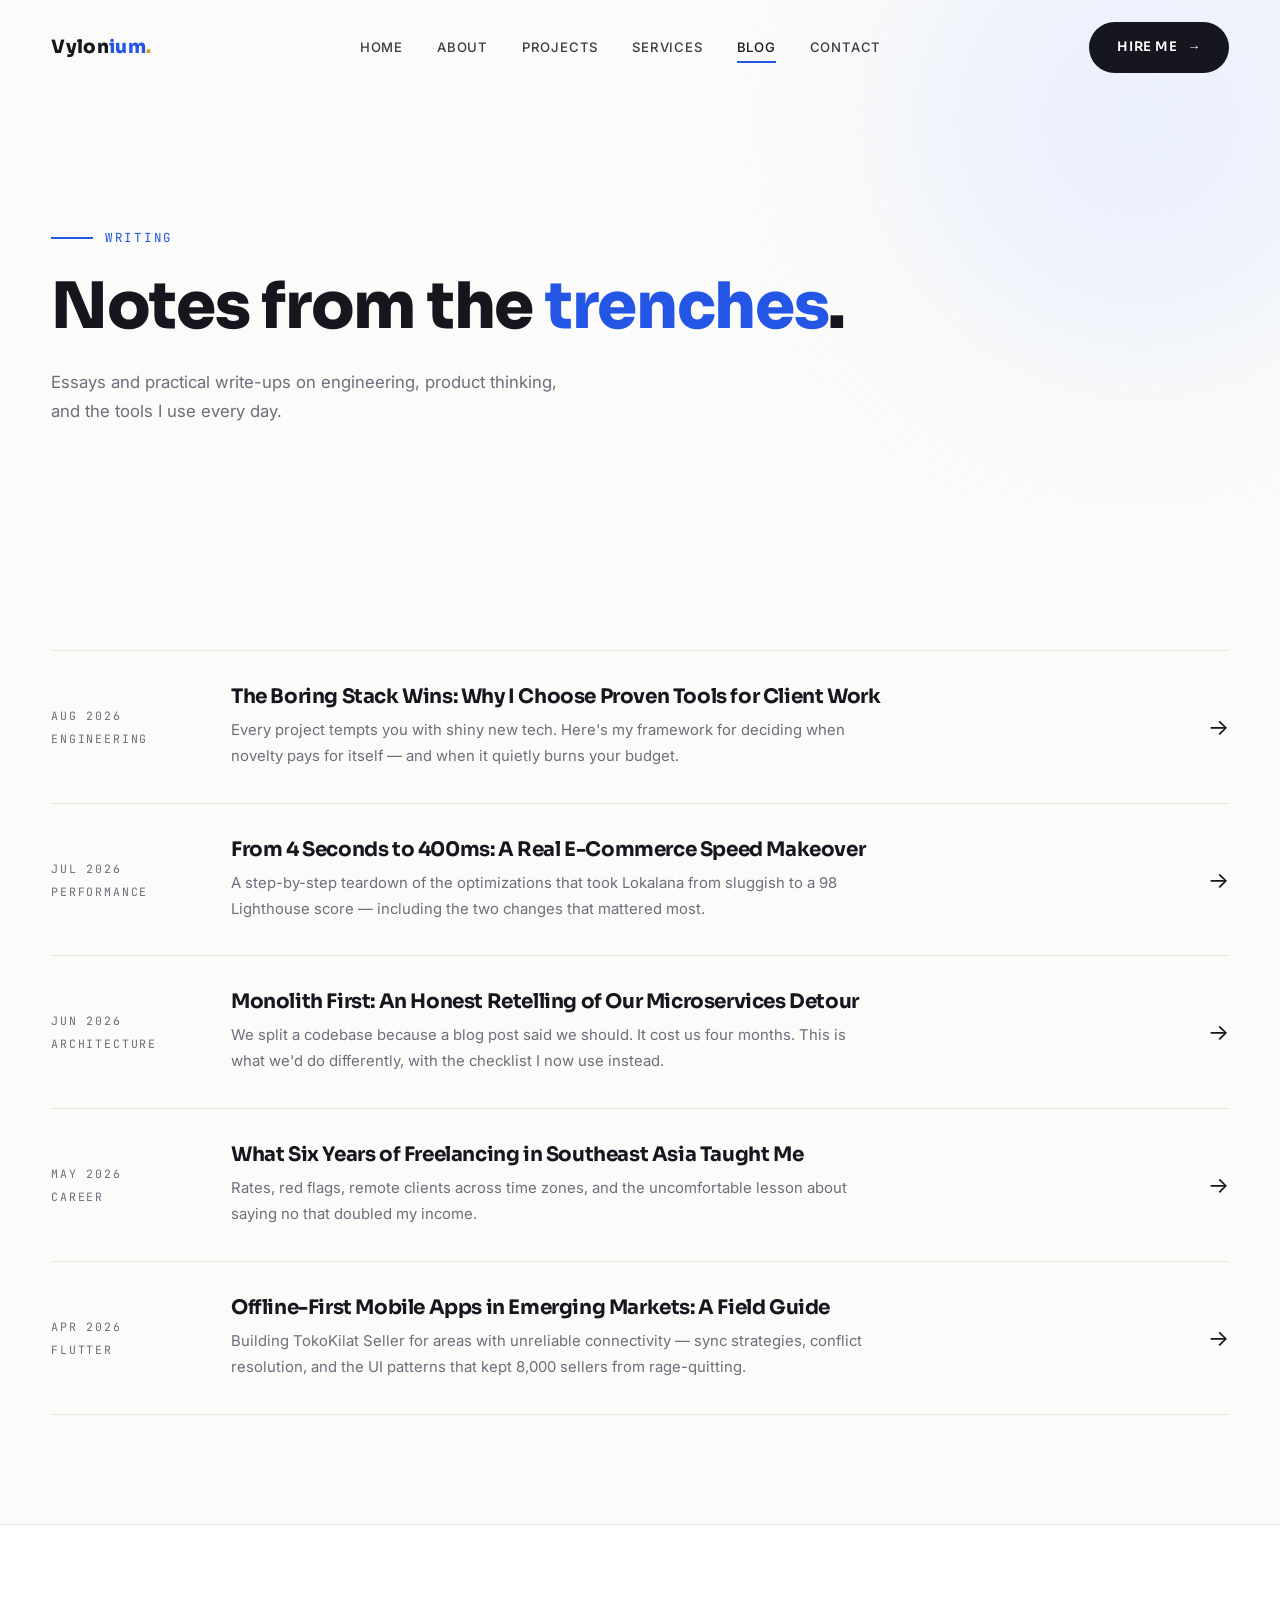
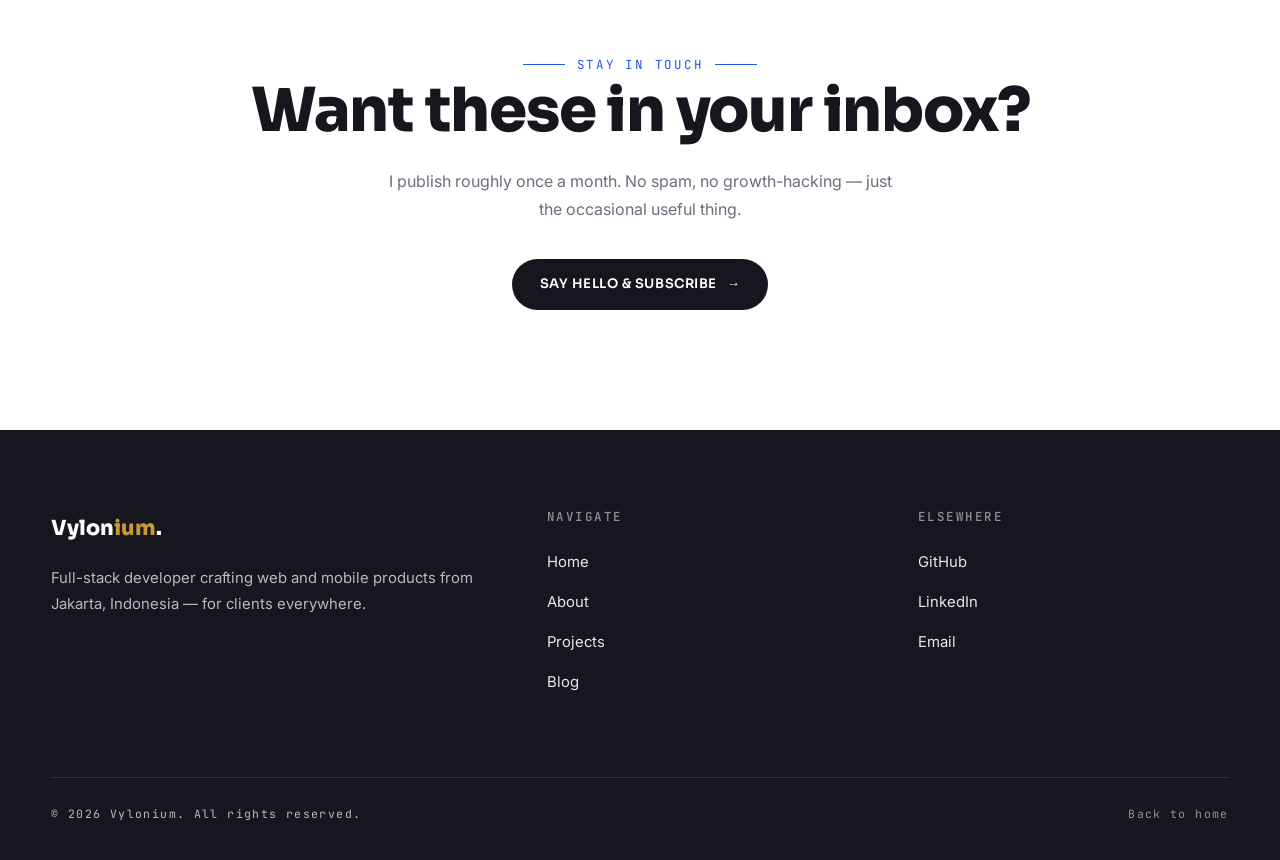
<file: blog.html>
<!DOCTYPE html>
<html lang="en">
<head>
  <meta charset="UTF-8">
  <meta name="viewport" content="width=device-width, initial-scale=1.0">
  <title>Blog — Vylonium, Full-Stack Developer</title>
  <meta name="description" content="Notes on software engineering, product development and the modern web by Vylonium.">
  <link rel="icon" href="data:image/svg+xml,<svg xmlns='http://www.w3.org/2000/svg' viewBox='0 0 100 100'><rect width='100' height='100' rx='18' fill='%2316161f'/><text x='50' y='68' font-size='52' font-family='Arial' font-weight='bold' fill='%23c99a2e' text-anchor='middle'>V</text></svg>">
  <link rel="stylesheet" href="assets/css/style.css?v=1788858214">
</head>
<body class="loading">

  <div class="preloader"><div class="preloader-word">Blog</div></div>
  <div class="scroll-progress"></div>

  <header class="site-header">
    <div class="container header-inner">
      <a href="index.html" class="logo">Vylon<em>ium</em><span class="dot">.</span></a>
      <nav class="nav">
        <a href="index.html">Home</a>
        <a href="about.html">About</a>
        <a href="projects.html">Projects</a>
        <a href="services.html">Services</a>
        <a href="blog.html" class="active">Blog</a>
        <a href="contact.html">Contact</a>
      </nav>
      <a href="contact.html" class="btn btn-primary nav-cta">Hire Me <span class="arrow">→</span></a>
      <button class="menu-toggle" aria-label="Open menu"><span></span><span></span><span></span></button>
    </div>
  </header>

  <div class="nav-drawer">
    <a href="index.html">Home</a>
    <a href="about.html">About</a>
    <a href="projects.html">Projects</a>
    <a href="services.html">Services</a>
    <a href="blog.html">Blog</a>
    <a href="contact.html">Contact</a>
  </div>

  <main class="page">

    <section class="hero" style="min-height:70vh;">
      <div class="hero-blob b1"></div>
      <div class="container">
        <span class="kicker" data-reveal="up">Writing</span>
        <h1 data-reveal="up" style="font-size:clamp(2.2rem,5.4vw,4rem);margin:20px 0 24px;max-width:820px;">
          Notes from the <span class="accent"> trenches</span>.
        </h1>
        <p class="hero-lead" data-reveal="up" style="--d:.1s;">Essays and practical write-ups on engineering, product thinking, and the tools I use every day.</p>
      </div>
    </section>

    <section class="section" style="padding-top:20px;">
      <div class="container">

        <a href="contact.html" class="post-row" data-reveal="up">
          <div class="post-date">Aug 2026<br>Engineering</div>
          <div>
            <h3>The Boring Stack Wins: Why I Choose Proven Tools for Client Work</h3>
            <p>Every project tempts you with shiny new tech. Here's my framework for deciding when novelty pays for itself — and when it quietly burns your budget.</p>
          </div>
          <div class="post-arrow">→</div>
        </a>

        <a href="contact.html" class="post-row" data-reveal="up" style="--d:.06s">
          <div class="post-date">Jul 2026<br>Performance</div>
          <div>
            <h3>From 4 Seconds to 400ms: A Real E-Commerce Speed Makeover</h3>
            <p>A step-by-step teardown of the optimizations that took Lokalana from sluggish to a 98 Lighthouse score — including the two changes that mattered most.</p>
          </div>
          <div class="post-arrow">→</div>
        </a>

        <a href="contact.html" class="post-row" data-reveal="up" style="--d:.12s">
          <div class="post-date">Jun 2026<br>Architecture</div>
          <div>
            <h3>Monolith First: An Honest Retelling of Our Microservices Detour</h3>
            <p>We split a codebase because a blog post said we should. It cost us four months. This is what we'd do differently, with the checklist I now use instead.</p>
          </div>
          <div class="post-arrow">→</div>
        </a>

        <a href="contact.html" class="post-row" data-reveal="up" style="--d:.18s">
          <div class="post-date">May 2026<br>Career</div>
          <div>
            <h3>What Six Years of Freelancing in Southeast Asia Taught Me</h3>
            <p>Rates, red flags, remote clients across time zones, and the uncomfortable lesson about saying no that doubled my income.</p>
          </div>
          <div class="post-arrow">→</div>
        </a>

        <a href="contact.html" class="post-row" data-reveal="up" style="--d:.24s">
          <div class="post-date">Apr 2026<br>Flutter</div>
          <div>
            <h3>Offline-First Mobile Apps in Emerging Markets: A Field Guide</h3>
            <p>Building TokoKilat Seller for areas with unreliable connectivity — sync strategies, conflict resolution, and the UI patterns that kept 8,000 sellers from rage-quitting.</p>
          </div>
          <div class="post-arrow">→</div>
        </a>

      </div>
    </section>

    <section class="cta-band">
      <div class="container">
        <span class="kicker">Stay in Touch</span>
        <h2>Want these in your inbox?</h2>
        <p>I publish roughly once a month. No spam, no growth-hacking — just the occasional useful thing.</p>
        <a href="contact.html" class="btn btn-primary">Say Hello & Subscribe <span class="arrow">→</span></a>
      </div>
    </section>

  </main>

  <footer class="site-footer">
    <div class="container">
      <div class="footer-grid">
        <div>
          <div class="footer-brand">Vylon<span style="color:var(--gold);">ium</span>.</div>
          <p>Full-stack developer crafting web and mobile products from Jakarta, Indonesia — for clients everywhere.</p>
        </div>
        <div class="footer-col">
          <h4>Navigate</h4>
          <ul>
            <li><a href="index.html">Home</a></li>
            <li><a href="about.html">About</a></li>
            <li><a href="projects.html">Projects</a></li>
            <li><a href="blog.html">Blog</a></li>
          </ul>
        </div>
        <div class="footer-col">
          <h4>Elsewhere</h4>
          <ul>
            <li><a href="https://github.com/muzawwied" target="_blank" rel="noopener">GitHub</a></li>
            <li><a href="https://linkedin.com/" target="_blank" rel="noopener">LinkedIn</a></li>
            <li><a href="mailto:hello@vylonium.dev">Email</a></li>
          </ul>
        </div>
      </div>
      <div class="footer-bottom">
        <span>© <span data-year>2026</span> Vylonium. All rights reserved.</span>
        <span><a href="index.html">Back to home</a></span>
      </div>
    </div>
  </footer>

  <button class="to-top" aria-label="Back to top">↑</button>
  <script src="assets/js/main.js?v=1788858214"></script>
</body>
</html>
</file>
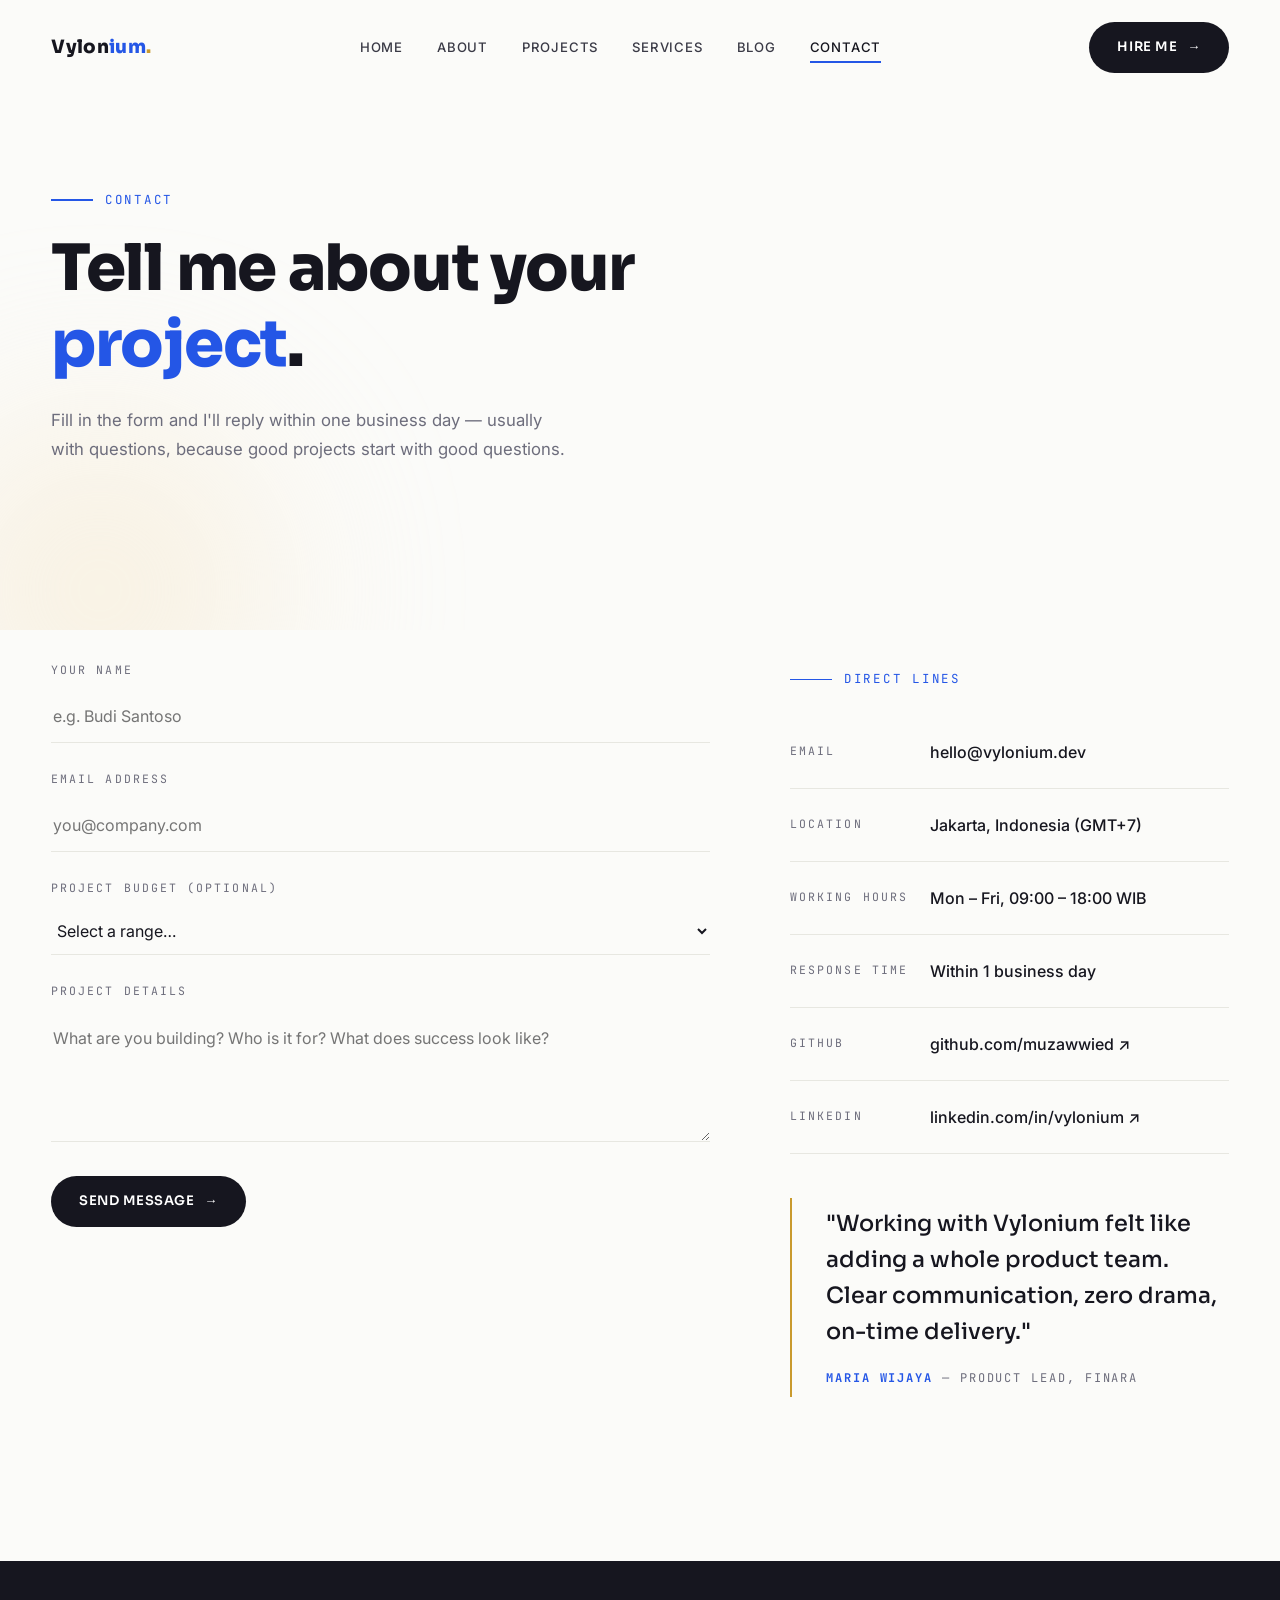
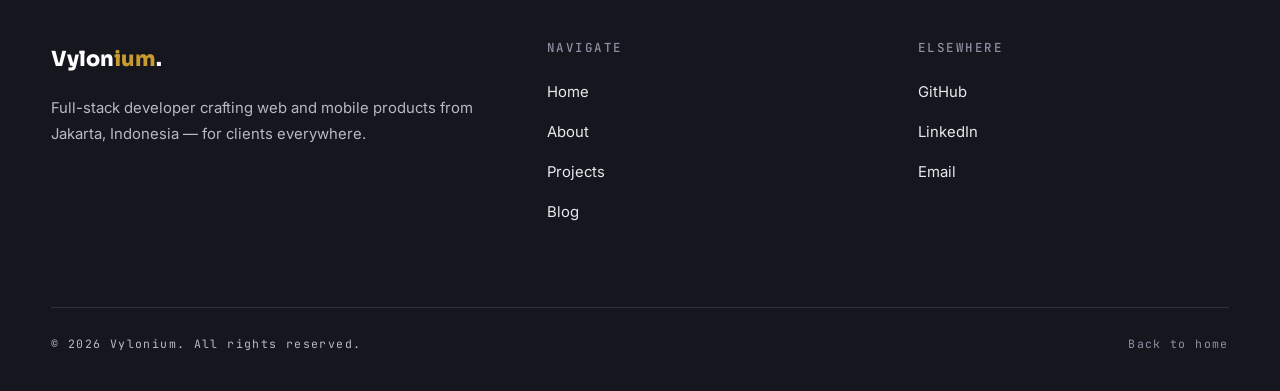
<file: contact.html>
<!DOCTYPE html>
<html lang="en">
<head>
  <meta charset="UTF-8">
  <meta name="viewport" content="width=device-width, initial-scale=1.0">
  <title>Contact — Vylonium, Full-Stack Developer</title>
  <meta name="description" content="Contact Vylonium — full-stack developer in Jakarta. Available for freelance projects, retainers and technical consulting.">
  <link rel="icon" href="data:image/svg+xml,<svg xmlns='http://www.w3.org/2000/svg' viewBox='0 0 100 100'><rect width='100' height='100' rx='18' fill='%2316161f'/><text x='50' y='68' font-size='52' font-family='Arial' font-weight='bold' fill='%23c99a2e' text-anchor='middle'>V</text></svg>">
  <link rel="stylesheet" href="assets/css/style.css?v=1788858214">
</head>
<body class="loading">

  <div class="preloader"><div class="preloader-word">Contact</div></div>
  <div class="scroll-progress"></div>

  <header class="site-header">
    <div class="container header-inner">
      <a href="index.html" class="logo">Vylon<em>ium</em><span class="dot">.</span></a>
      <nav class="nav">
        <a href="index.html">Home</a>
        <a href="about.html">About</a>
        <a href="projects.html">Projects</a>
        <a href="services.html">Services</a>
        <a href="blog.html">Blog</a>
        <a href="contact.html" class="active">Contact</a>
      </nav>
      <a href="contact.html" class="btn btn-primary nav-cta">Hire Me <span class="arrow">→</span></a>
      <button class="menu-toggle" aria-label="Open menu"><span></span><span></span><span></span></button>
    </div>
  </header>

  <div class="nav-drawer">
    <a href="index.html">Home</a>
    <a href="about.html">About</a>
    <a href="projects.html">Projects</a>
    <a href="services.html">Services</a>
    <a href="blog.html">Blog</a>
    <a href="contact.html">Contact</a>
  </div>

  <main class="page">

    <section class="hero" style="min-height:70vh;">
      <div class="hero-blob b2"></div>
      <div class="container">
        <span class="kicker" data-reveal="up">Contact</span>
        <h1 data-reveal="up" style="font-size:clamp(2.2rem,5.4vw,4rem);margin:20px 0 24px;max-width:840px;">
          Tell me about your <span class="accent">project</span>.
        </h1>
        <p class="hero-lead" data-reveal="up" style="--d:.1s;">Fill in the form and I'll reply within one business day — usually with questions, because good projects start with good questions.</p>
      </div>
    </section>

    <section class="section" style="padding-top:30px;">
      <div class="container contact-grid">

        <form class="contact-form" data-reveal="left" novalidate>
          <div class="form-field">
            <label for="name">Your Name</label>
            <input type="text" id="name" name="name" placeholder="e.g. Budi Santoso" required>
          </div>
          <div class="form-field">
            <label for="email">Email Address</label>
            <input type="email" id="email" name="email" placeholder="you@company.com" required>
          </div>
          <div class="form-field">
            <label for="budget">Project Budget (Optional)</label>
            <select id="budget" name="budget">
              <option value="">Select a range…</option>
              <option>Under $5,000</option>
              <option>$5,000 – $15,000</option>
              <option>$15,000 – $50,000</option>
              <option>$50,000+</option>
              <option>Not sure yet</option>
            </select>
          </div>
          <div class="form-field">
            <label for="message">Project Details</label>
            <textarea id="message" name="message" placeholder="What are you building? Who is it for? What does success look like?" required></textarea>
          </div>
          <button type="submit" class="btn btn-primary">Send Message <span class="arrow">→</span></button>
          <p class="form-note" style="margin-top:18px;font-size:.85rem;color:var(--muted);font-family:var(--font-mono);"></p>
        </form>

        <div data-reveal="right">
          <span class="kicker">Direct Lines</span>
          <dl style="margin-top:26px;">
            <div class="info-row">
              <dt>Email</dt>
              <dd><a href="mailto:hello@vylonium.dev">hello@vylonium.dev</a></dd>
            </div>
            <div class="info-row">
              <dt>Location</dt>
              <dd>Jakarta, Indonesia (GMT+7)</dd>
            </div>
            <div class="info-row">
              <dt>Working Hours</dt>
              <dd>Mon – Fri, 09:00 – 18:00 WIB</dd>
            </div>
            <div class="info-row">
              <dt>Response Time</dt>
              <dd>Within 1 business day</dd>
            </div>
            <div class="info-row">
              <dt>GitHub</dt>
              <dd><a href="https://github.com/muzawwied" target="_blank" rel="noopener">github.com/muzawwied ↗</a></dd>
            </div>
            <div class="info-row">
              <dt>LinkedIn</dt>
              <dd><a href="https://linkedin.com/" target="_blank" rel="noopener">linkedin.com/in/vylonium ↗</a></dd>
            </div>
          </dl>

          <div class="quote" style="margin-top:44px;">
            <blockquote>"Working with Vylonium felt like adding a whole product team. Clear communication, zero drama, on-time delivery."</blockquote>
            <div class="who"><strong>Maria Wijaya</strong> — Product Lead, Finara</div>
          </div>
        </div>

      </div>
    </section>

  </main>

  <footer class="site-footer">
    <div class="container">
      <div class="footer-grid">
        <div>
          <div class="footer-brand">Vylon<span style="color:var(--gold);">ium</span>.</div>
          <p>Full-stack developer crafting web and mobile products from Jakarta, Indonesia — for clients everywhere.</p>
        </div>
        <div class="footer-col">
          <h4>Navigate</h4>
          <ul>
            <li><a href="index.html">Home</a></li>
            <li><a href="about.html">About</a></li>
            <li><a href="projects.html">Projects</a></li>
            <li><a href="blog.html">Blog</a></li>
          </ul>
        </div>
        <div class="footer-col">
          <h4>Elsewhere</h4>
          <ul>
            <li><a href="https://github.com/muzawwied" target="_blank" rel="noopener">GitHub</a></li>
            <li><a href="https://linkedin.com/" target="_blank" rel="noopener">LinkedIn</a></li>
            <li><a href="mailto:hello@vylonium.dev">Email</a></li>
          </ul>
        </div>
      </div>
      <div class="footer-bottom">
        <span>© <span data-year>2026</span> Vylonium. All rights reserved.</span>
        <span><a href="index.html">Back to home</a></span>
      </div>
    </div>
  </footer>

  <button class="to-top" aria-label="Back to top">↑</button>
  <script src="assets/js/main.js?v=1788858214"></script>
</body>
</html>
</file>
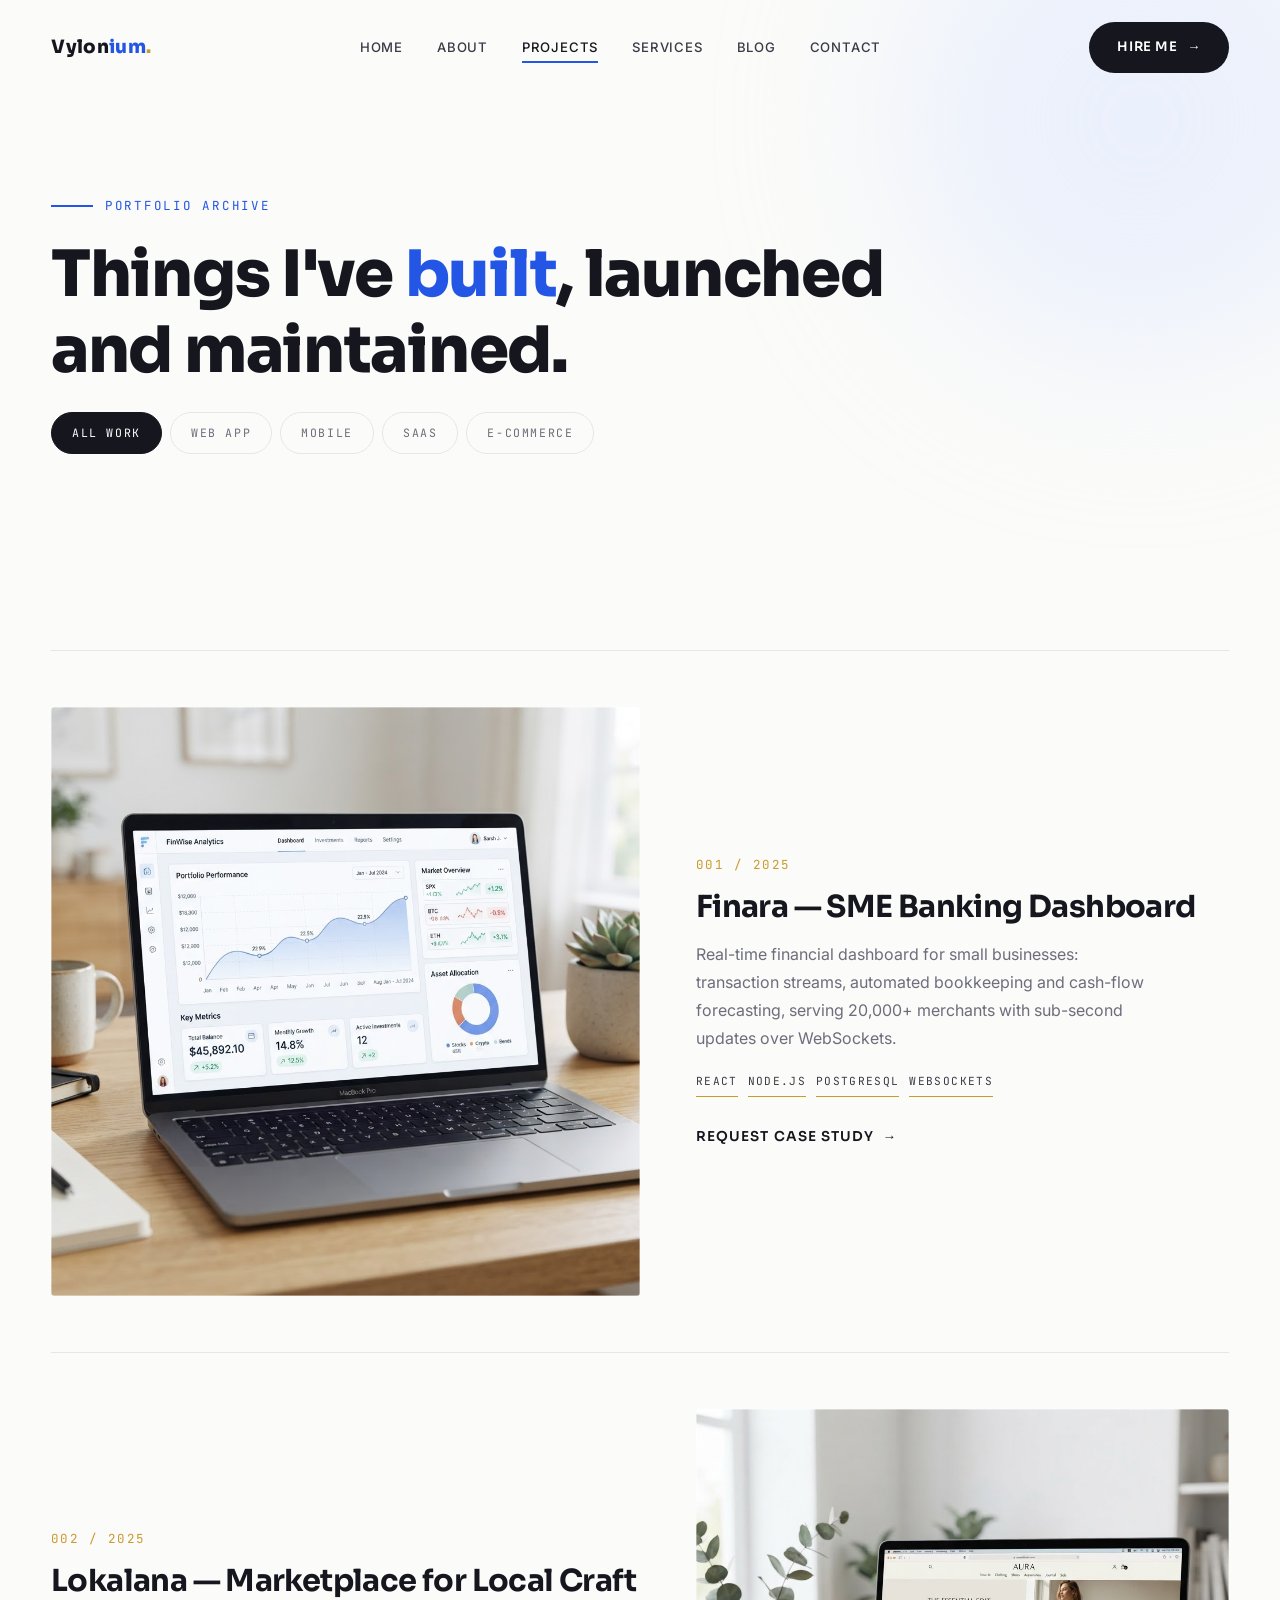
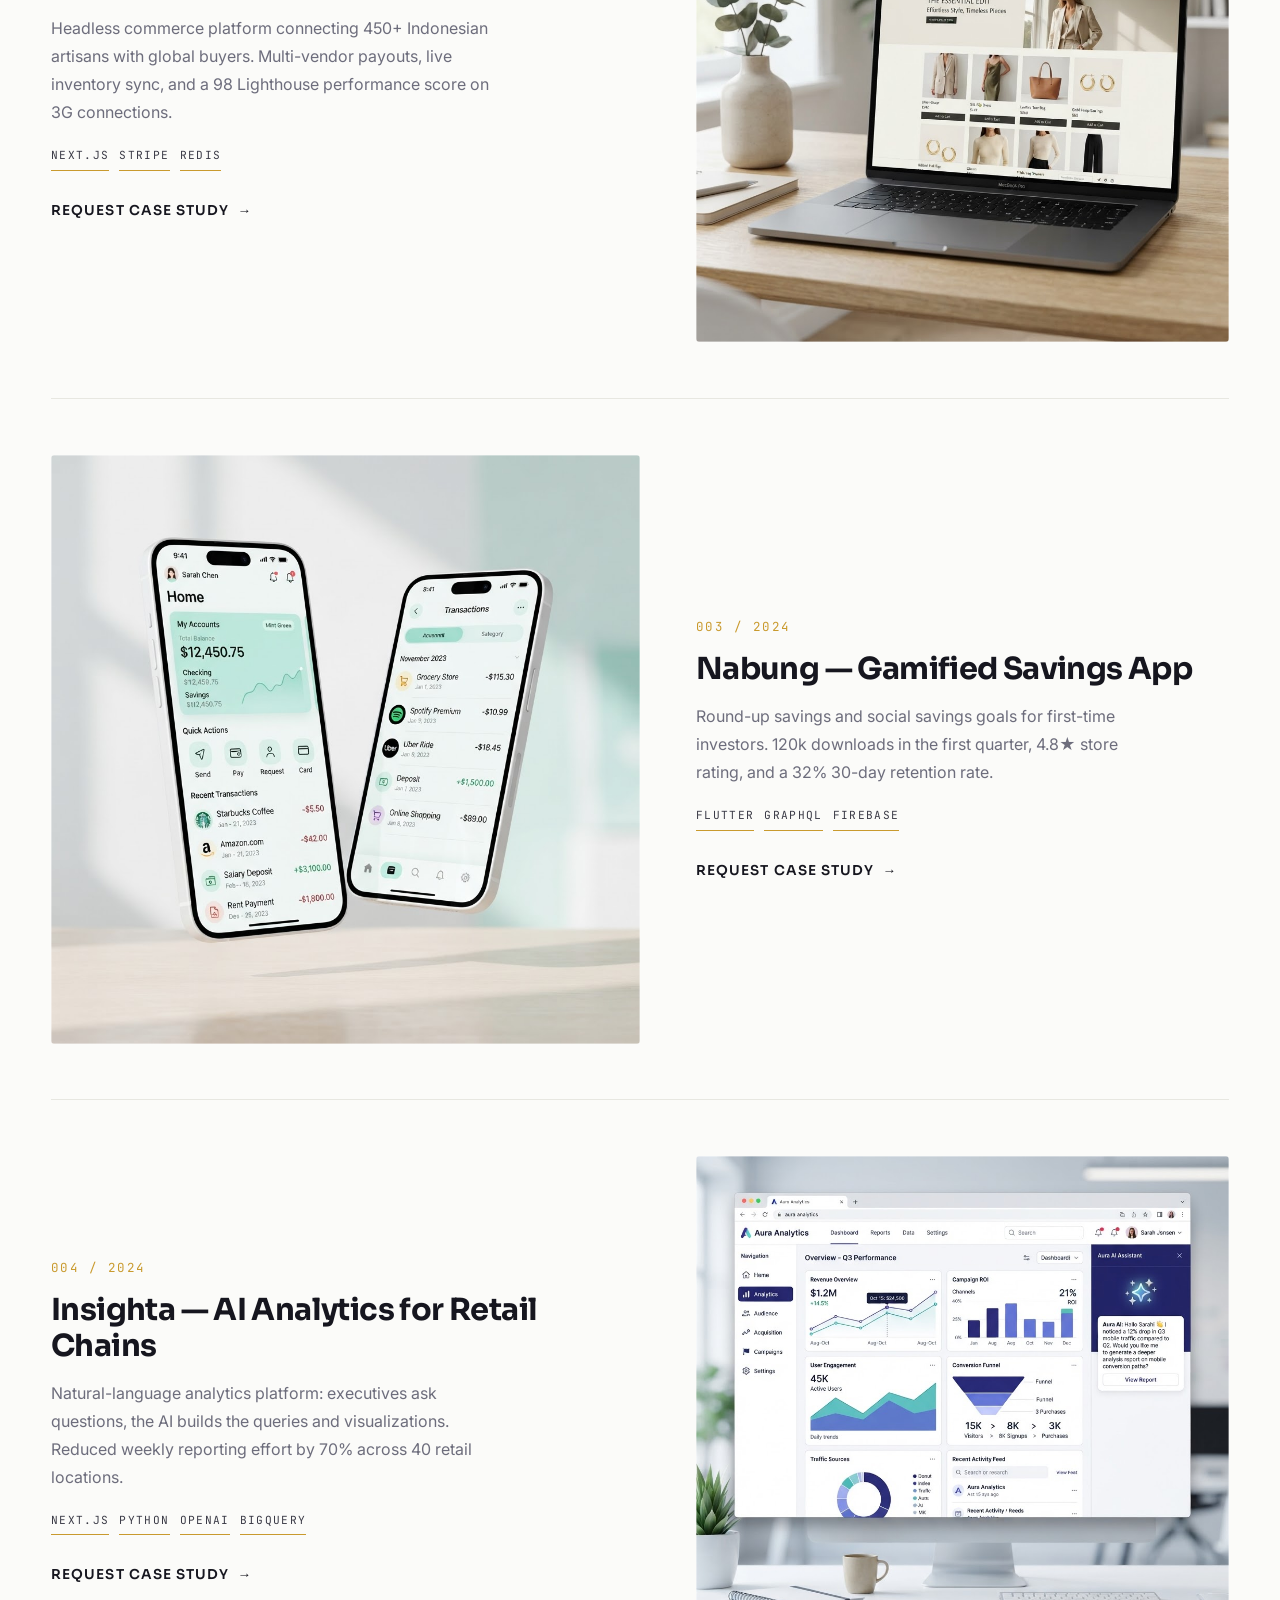
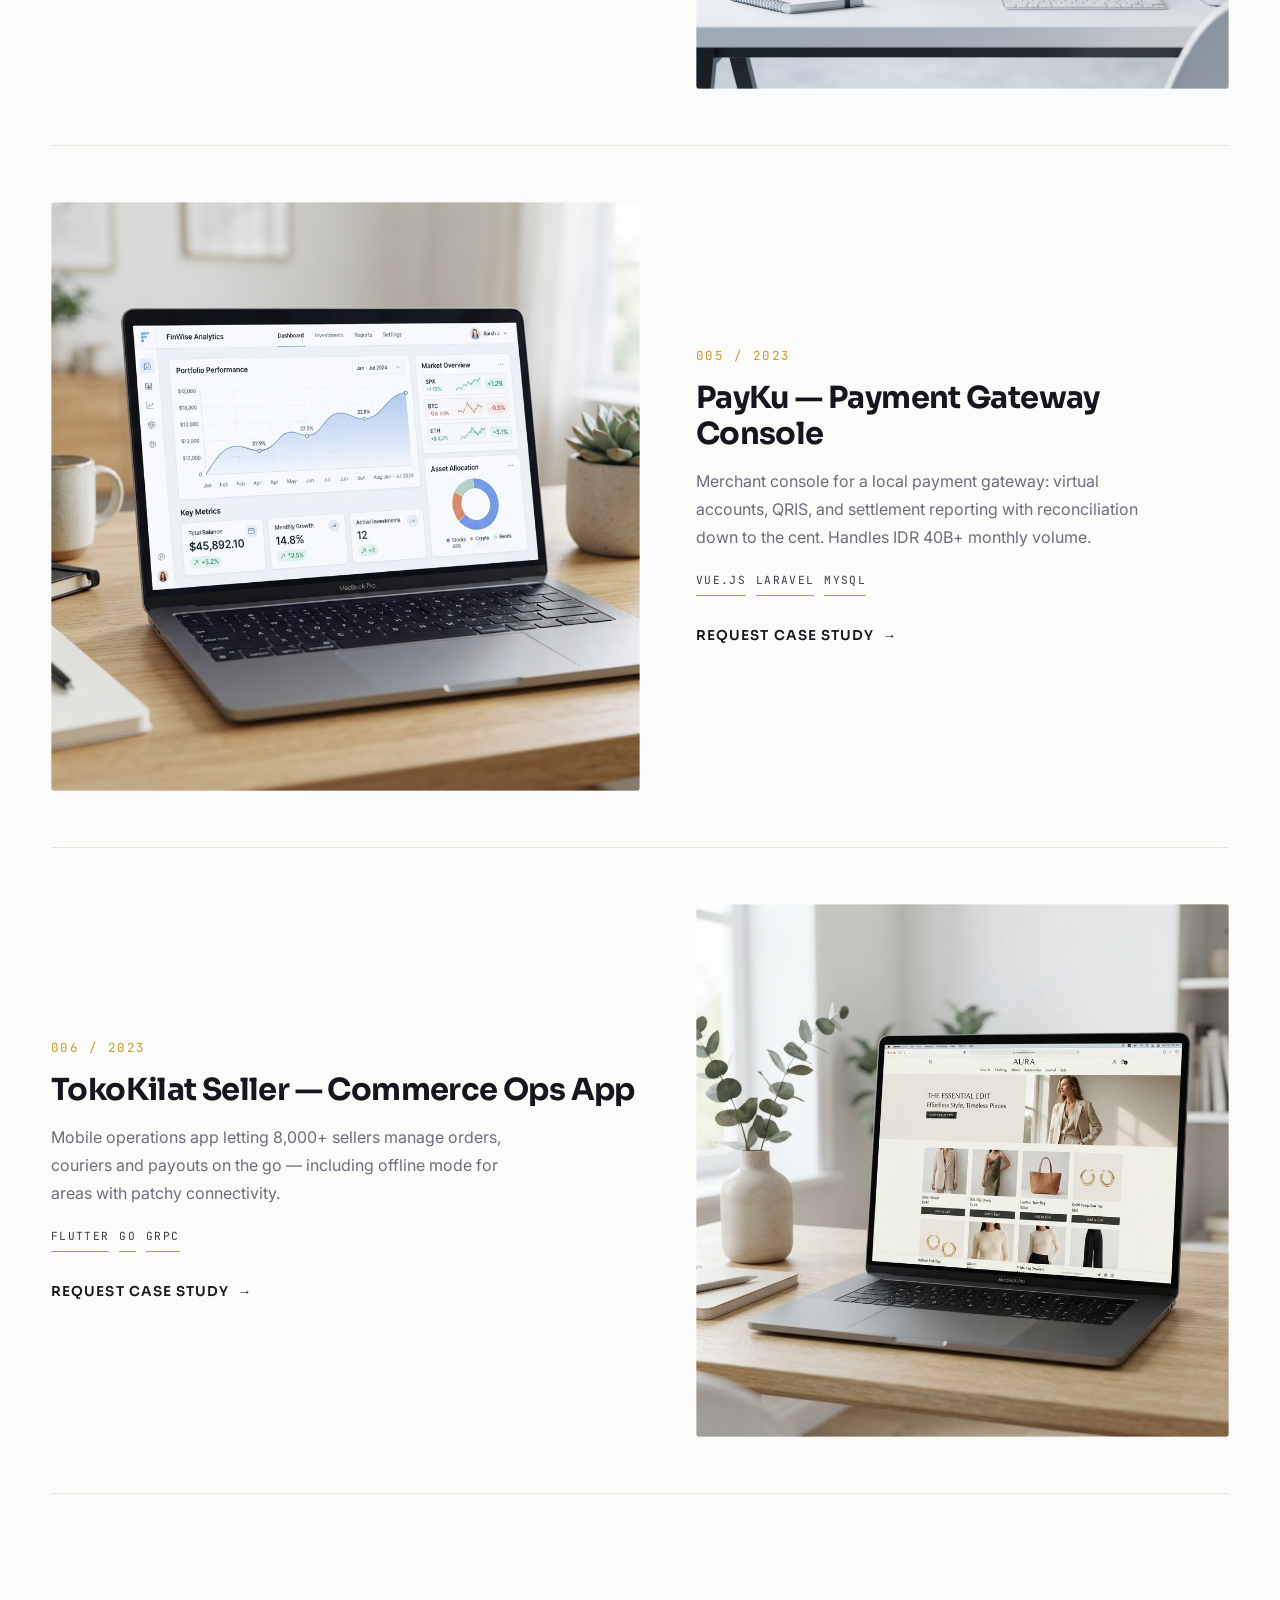
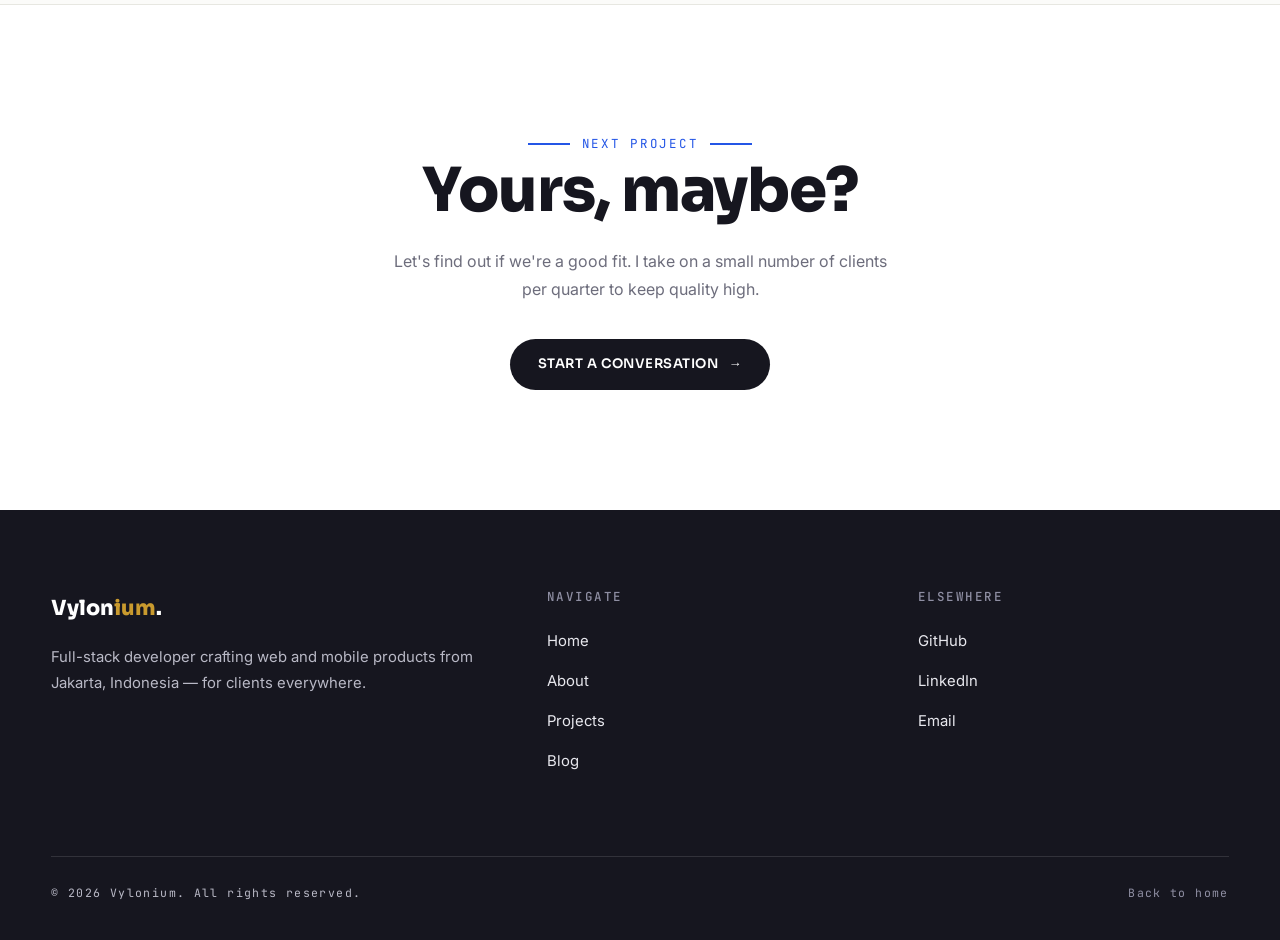
<file: projects.html>
<!DOCTYPE html>
<html lang="en">
<head>
  <meta charset="UTF-8">
  <meta name="viewport" content="width=device-width, initial-scale=1.0">
  <title>Projects — Vylonium, Full-Stack Developer</title>
  <meta name="description" content="Selected web, mobile and SaaS projects by Vylonium — fintech dashboards, marketplaces, mobile apps and more.">
  <link rel="icon" href="data:image/svg+xml,<svg xmlns='http://www.w3.org/2000/svg' viewBox='0 0 100 100'><rect width='100' height='100' rx='18' fill='%2316161f'/><text x='50' y='68' font-size='52' font-family='Arial' font-weight='bold' fill='%23c99a2e' text-anchor='middle'>V</text></svg>">
  <link rel="stylesheet" href="assets/css/style.css?v=1788858214">
</head>
<body class="loading">

  <div class="preloader"><div class="preloader-word">Projects</div></div>
  <div class="scroll-progress"></div>

  <header class="site-header">
    <div class="container header-inner">
      <a href="index.html" class="logo">Vylon<em>ium</em><span class="dot">.</span></a>
      <nav class="nav">
        <a href="index.html">Home</a>
        <a href="about.html">About</a>
        <a href="projects.html" class="active">Projects</a>
        <a href="services.html">Services</a>
        <a href="blog.html">Blog</a>
        <a href="contact.html">Contact</a>
      </nav>
      <a href="contact.html" class="btn btn-primary nav-cta">Hire Me <span class="arrow">→</span></a>
      <button class="menu-toggle" aria-label="Open menu"><span></span><span></span><span></span></button>
    </div>
  </header>

  <div class="nav-drawer">
    <a href="index.html">Home</a>
    <a href="about.html">About</a>
    <a href="projects.html">Projects</a>
    <a href="services.html">Services</a>
    <a href="blog.html">Blog</a>
    <a href="contact.html">Contact</a>
  </div>

  <main class="page">

    <section class="hero" style="min-height:70vh;">
      <div class="hero-blob b1"></div>
      <div class="container">
        <span class="kicker" data-reveal="up">Portfolio Archive</span>
        <h1 data-reveal="up" style="font-size:clamp(2.2rem,5.4vw,4rem);margin:20px 0 24px;max-width:900px;">
          Things I've <span class="accent">built</span>, launched and maintained.
        </h1>
        <div class="filters" data-reveal="up" style="--d:.12s;margin-top:20px;">
          <button class="active" data-filter="all">All Work</button>
          <button data-filter="web">Web App</button>
          <button data-filter="mobile">Mobile</button>
          <button data-filter="saas">SaaS</button>
          <button data-filter="ecommerce">E-Commerce</button>
        </div>
      </div>
    </section>

    <section class="section" style="padding-top:20px;">
      <div class="container">

        <article class="work-row" data-cat="web saas" data-reveal="up">
          <div class="work-media"><img src="assets/img/project-fintech.jpg" alt="Finara fintech dashboard"></div>
          <div class="work-info">
            <span class="work-index">001 / 2025</span>
            <h3>Finara — SME Banking Dashboard</h3>
            <p>Real-time financial dashboard for small businesses: transaction streams, automated bookkeeping and cash-flow forecasting, serving 20,000+ merchants with sub-second updates over WebSockets.</p>
            <div class="work-meta"><span>React</span><span>Node.js</span><span>PostgreSQL</span><span>WebSockets</span></div>
            <a href="contact.html" class="text-link">Request Case Study <span class="arrow">→</span></a>
          </div>
        </article>

        <article class="work-row flip" data-cat="web ecommerce" data-reveal="up">
          <div class="work-media"><img src="assets/img/project-ecommerce.jpg" alt="Lokalana marketplace"></div>
          <div class="work-info">
            <span class="work-index">002 / 2025</span>
            <h3>Lokalana — Marketplace for Local Craft</h3>
            <p>Headless commerce platform connecting 450+ Indonesian artisans with global buyers. Multi-vendor payouts, live inventory sync, and a 98 Lighthouse performance score on 3G connections.</p>
            <div class="work-meta"><span>Next.js</span><span>Stripe</span><span>Redis</span></div>
            <a href="contact.html" class="text-link">Request Case Study <span class="arrow">→</span></a>
          </div>
        </article>

        <article class="work-row" data-cat="mobile" data-reveal="up">
          <div class="work-media"><img src="assets/img/project-mobile.jpg" alt="Nabung savings app"></div>
          <div class="work-info">
            <span class="work-index">003 / 2024</span>
            <h3>Nabung — Gamified Savings App</h3>
            <p>Round-up savings and social savings goals for first-time investors. 120k downloads in the first quarter, 4.8★ store rating, and a 32% 30-day retention rate.</p>
            <div class="work-meta"><span>Flutter</span><span>GraphQL</span><span>Firebase</span></div>
            <a href="contact.html" class="text-link">Request Case Study <span class="arrow">→</span></a>
          </div>
        </article>

        <article class="work-row flip" data-cat="web saas" data-reveal="up">
          <div class="work-media"><img src="assets/img/project-ai.jpg" alt="Insighta AI analytics platform"></div>
          <div class="work-info">
            <span class="work-index">004 / 2024</span>
            <h3>Insighta — AI Analytics for Retail Chains</h3>
            <p>Natural-language analytics platform: executives ask questions, the AI builds the queries and visualizations. Reduced weekly reporting effort by 70% across 40 retail locations.</p>
            <div class="work-meta"><span>Next.js</span><span>Python</span><span>OpenAI</span><span>BigQuery</span></div>
            <a href="contact.html" class="text-link">Request Case Study <span class="arrow">→</span></a>
          </div>
        </article>

        <article class="work-row" data-cat="web" data-reveal="up">
          <div class="work-media"><img src="assets/img/project-fintech.jpg" alt="PayKu payment gateway"></div>
          <div class="work-info">
            <span class="work-index">005 / 2023</span>
            <h3>PayKu — Payment Gateway Console</h3>
            <p>Merchant console for a local payment gateway: virtual accounts, QRIS, and settlement reporting with reconciliation down to the cent. Handles IDR 40B+ monthly volume.</p>
            <div class="work-meta"><span>Vue.js</span><span>Laravel</span><span>MySQL</span></div>
            <a href="contact.html" class="text-link">Request Case Study <span class="arrow">→</span></a>
          </div>
        </article>

        <article class="work-row flip" data-cat="mobile ecommerce" data-reveal="up">
          <div class="work-media"><img src="assets/img/project-ecommerce.jpg" alt="TokoKilat seller app"></div>
          <div class="work-info">
            <span class="work-index">006 / 2023</span>
            <h3>TokoKilat Seller — Commerce Ops App</h3>
            <p>Mobile operations app letting 8,000+ sellers manage orders, couriers and payouts on the go — including offline mode for areas with patchy connectivity.</p>
            <div class="work-meta"><span>Flutter</span><span>Go</span><span>gRPC</span></div>
            <a href="contact.html" class="text-link">Request Case Study <span class="arrow">→</span></a>
          </div>
        </article>

      </div>
    </section>

    <section class="cta-band">
      <div class="container">
        <span class="kicker">Next Project</span>
        <h2>Yours, maybe?</h2>
        <p>Let's find out if we're a good fit. I take on a small number of clients per quarter to keep quality high.</p>
        <a href="contact.html" class="btn btn-primary">Start a Conversation <span class="arrow">→</span></a>
      </div>
    </section>

  </main>

  <footer class="site-footer">
    <div class="container">
      <div class="footer-grid">
        <div>
          <div class="footer-brand">Vylon<span style="color:var(--gold);">ium</span>.</div>
          <p>Full-stack developer crafting web and mobile products from Jakarta, Indonesia — for clients everywhere.</p>
        </div>
        <div class="footer-col">
          <h4>Navigate</h4>
          <ul>
            <li><a href="index.html">Home</a></li>
            <li><a href="about.html">About</a></li>
            <li><a href="projects.html">Projects</a></li>
            <li><a href="blog.html">Blog</a></li>
          </ul>
        </div>
        <div class="footer-col">
          <h4>Elsewhere</h4>
          <ul>
            <li><a href="https://github.com/muzawwied" target="_blank" rel="noopener">GitHub</a></li>
            <li><a href="https://linkedin.com/" target="_blank" rel="noopener">LinkedIn</a></li>
            <li><a href="mailto:hello@vylonium.dev">Email</a></li>
          </ul>
        </div>
      </div>
      <div class="footer-bottom">
        <span>© <span data-year>2026</span> Vylonium. All rights reserved.</span>
        <span><a href="index.html">Back to home</a></span>
      </div>
    </div>
  </footer>

  <button class="to-top" aria-label="Back to top">↑</button>
  <script src="assets/js/main.js?v=1788858214"></script>
</body>
</html>
</file>
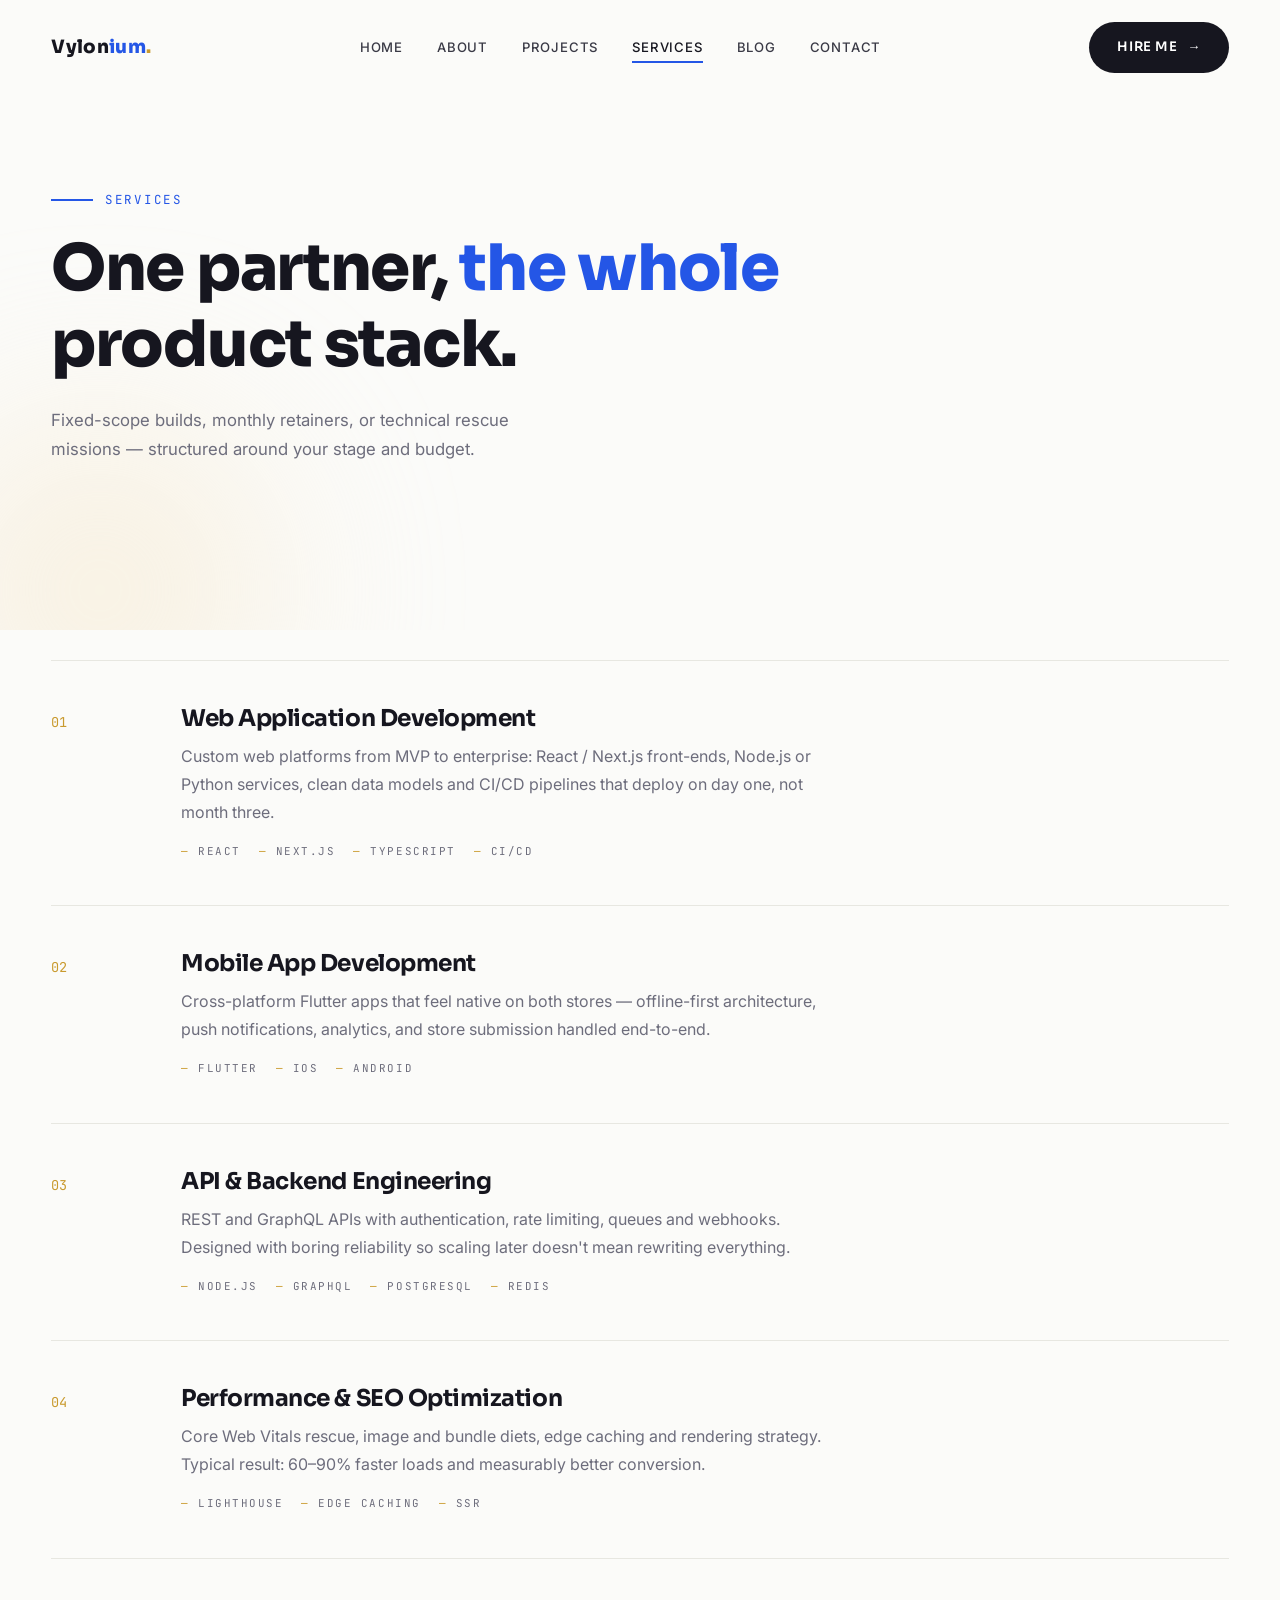
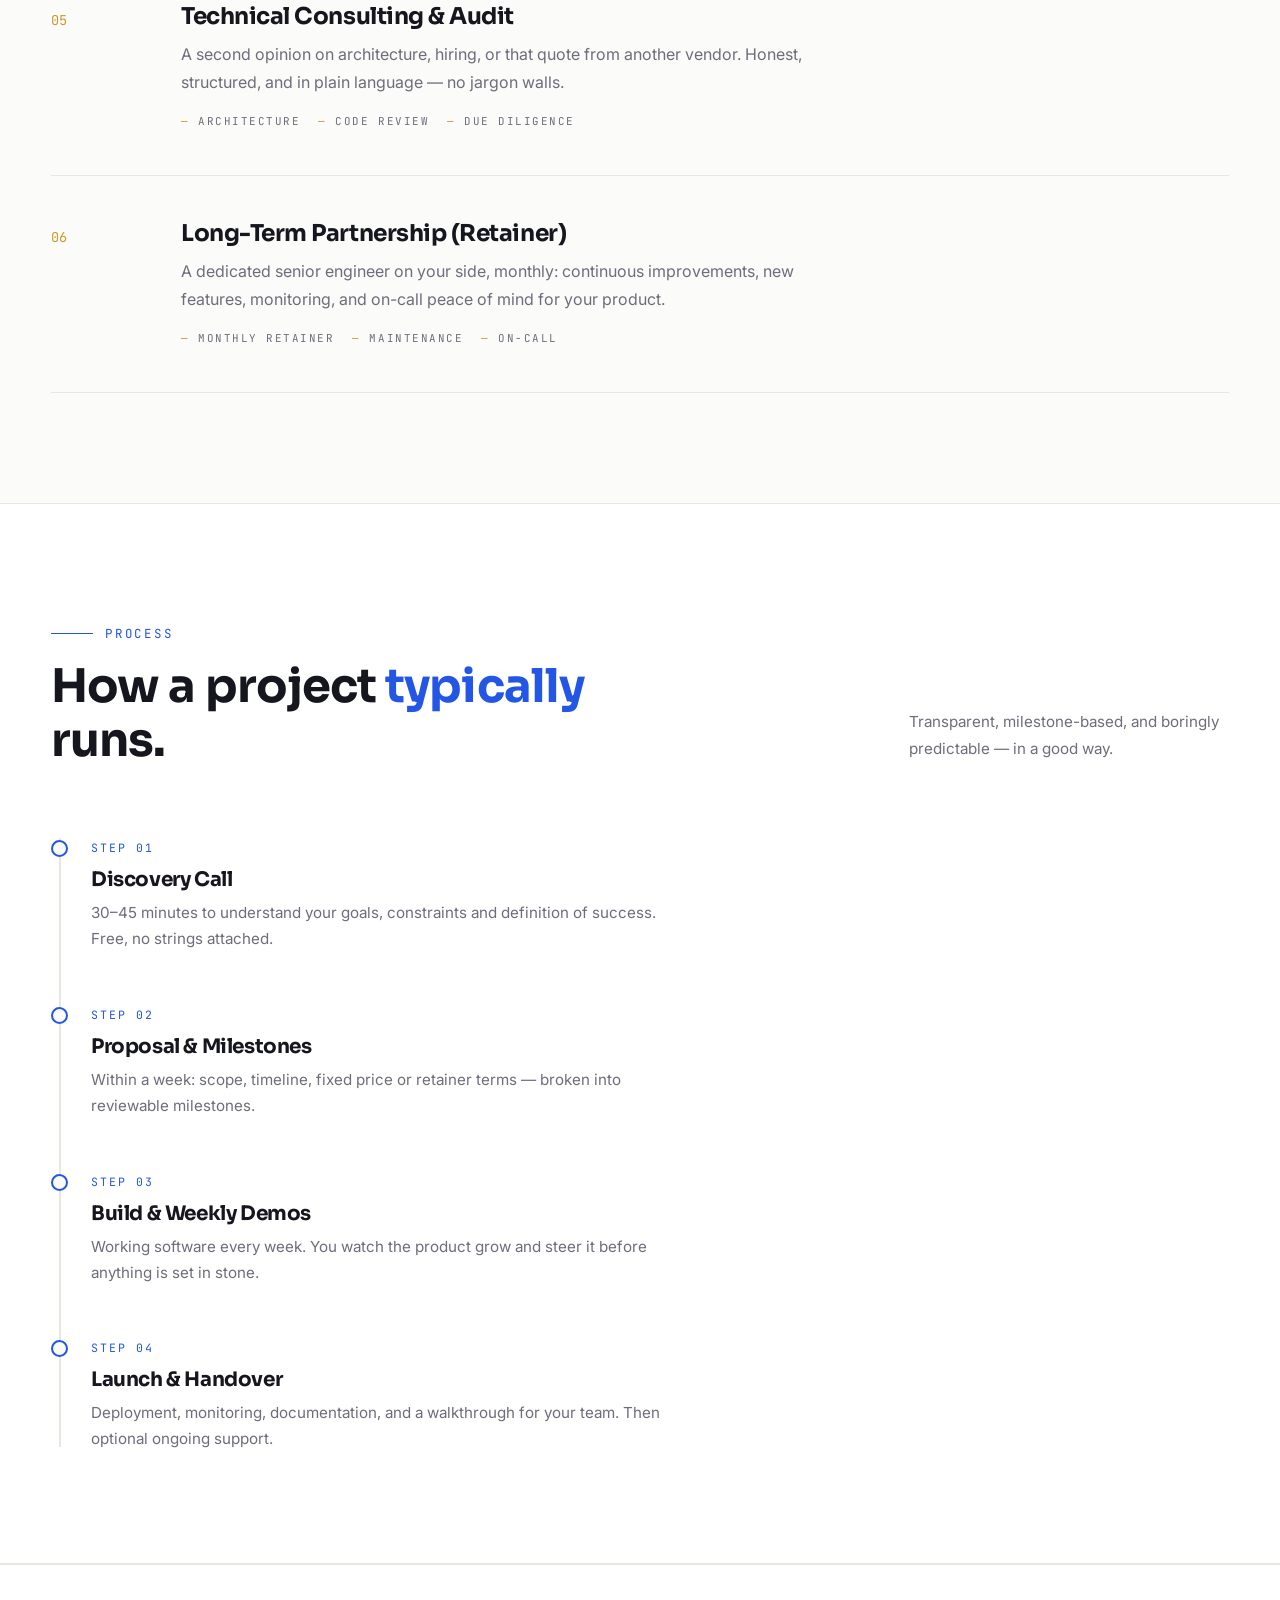
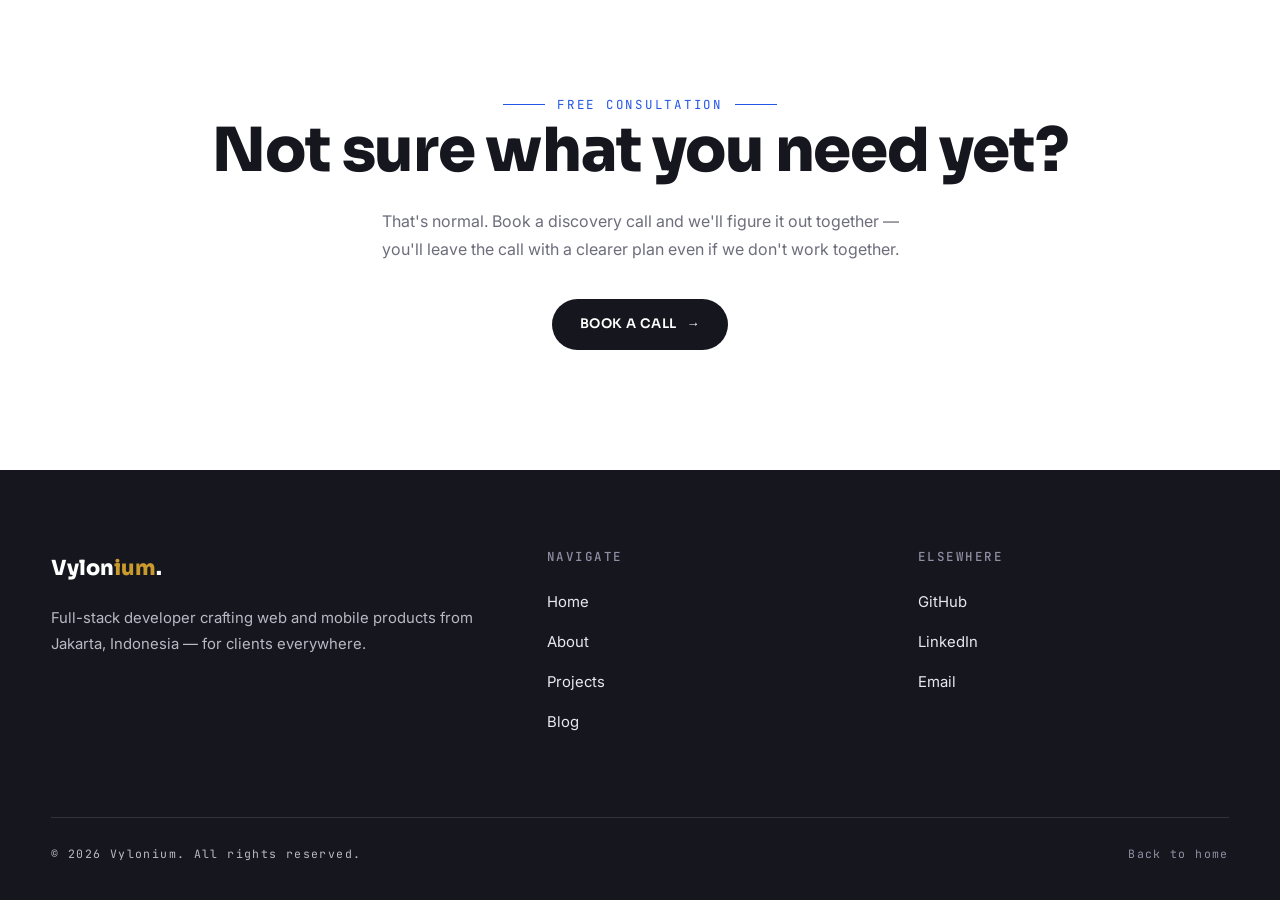
<file: services.html>
<!DOCTYPE html>
<html lang="en">
<head>
  <meta charset="UTF-8">
  <meta name="viewport" content="width=device-width, initial-scale=1.0">
  <title>Services — Vylonium, Full-Stack Developer</title>
  <meta name="description" content="Full-stack development services: web apps, mobile apps, API engineering, performance optimization and technical consulting by Vylonium.">
  <link rel="icon" href="data:image/svg+xml,<svg xmlns='http://www.w3.org/2000/svg' viewBox='0 0 100 100'><rect width='100' height='100' rx='18' fill='%2316161f'/><text x='50' y='68' font-size='52' font-family='Arial' font-weight='bold' fill='%23c99a2e' text-anchor='middle'>V</text></svg>">
  <link rel="stylesheet" href="assets/css/style.css?v=1788858214">
</head>
<body class="loading">

  <div class="preloader"><div class="preloader-word">Services</div></div>
  <div class="scroll-progress"></div>

  <header class="site-header">
    <div class="container header-inner">
      <a href="index.html" class="logo">Vylon<em>ium</em><span class="dot">.</span></a>
      <nav class="nav">
        <a href="index.html">Home</a>
        <a href="about.html">About</a>
        <a href="projects.html">Projects</a>
        <a href="services.html" class="active">Services</a>
        <a href="blog.html">Blog</a>
        <a href="contact.html">Contact</a>
      </nav>
      <a href="contact.html" class="btn btn-primary nav-cta">Hire Me <span class="arrow">→</span></a>
      <button class="menu-toggle" aria-label="Open menu"><span></span><span></span><span></span></button>
    </div>
  </header>

  <div class="nav-drawer">
    <a href="index.html">Home</a>
    <a href="about.html">About</a>
    <a href="projects.html">Projects</a>
    <a href="services.html">Services</a>
    <a href="blog.html">Blog</a>
    <a href="contact.html">Contact</a>
  </div>

  <main class="page">

    <section class="hero" style="min-height:70vh;">
      <div class="hero-blob b2"></div>
      <div class="container">
        <span class="kicker" data-reveal="up">Services</span>
        <h1 data-reveal="up" style="font-size:clamp(2.2rem,5.4vw,4rem);margin:20px 0 24px;max-width:860px;">
          One partner, <span class="accent">the whole</span> product stack.
        </h1>
        <p class="hero-lead" data-reveal="up" style="--d:.1s;">Fixed-scope builds, monthly retainers, or technical rescue missions — structured around your stage and budget.</p>
      </div>
    </section>

    <section class="section" style="padding-top:30px;">
      <div class="container">

        <div class="service-row" data-reveal="up">
          <div class="service-num">01</div>
          <div>
            <h3>Web Application Development</h3>
            <p>Custom web platforms from MVP to enterprise: React / Next.js front-ends, Node.js or Python services, clean data models and CI/CD pipelines that deploy on day one, not month three.</p>
            <div class="service-tags"><span>React</span><span>Next.js</span><span>TypeScript</span><span>CI/CD</span></div>
          </div>
        </div>

        <div class="service-row" data-reveal="up" style="--d:.06s">
          <div class="service-num">02</div>
          <div>
            <h3>Mobile App Development</h3>
            <p>Cross-platform Flutter apps that feel native on both stores — offline-first architecture, push notifications, analytics, and store submission handled end-to-end.</p>
            <div class="service-tags"><span>Flutter</span><span>iOS</span><span>Android</span></div>
          </div>
        </div>

        <div class="service-row" data-reveal="up" style="--d:.12s">
          <div class="service-num">03</div>
          <div>
            <h3>API & Backend Engineering</h3>
            <p>REST and GraphQL APIs with authentication, rate limiting, queues and webhooks. Designed with boring reliability so scaling later doesn't mean rewriting everything.</p>
            <div class="service-tags"><span>Node.js</span><span>GraphQL</span><span>PostgreSQL</span><span>Redis</span></div>
          </div>
        </div>

        <div class="service-row" data-reveal="up" style="--d:.18s">
          <div class="service-num">04</div>
          <div>
            <h3>Performance & SEO Optimization</h3>
            <p>Core Web Vitals rescue, image and bundle diets, edge caching and rendering strategy. Typical result: 60–90% faster loads and measurably better conversion.</p>
            <div class="service-tags"><span>Lighthouse</span><span>Edge Caching</span><span>SSR</span></div>
          </div>
        </div>

        <div class="service-row" data-reveal="up" style="--d:.24s">
          <div class="service-num">05</div>
          <div>
            <h3>Technical Consulting & Audit</h3>
            <p>A second opinion on architecture, hiring, or that quote from another vendor. Honest, structured, and in plain language — no jargon walls.</p>
            <div class="service-tags"><span>Architecture</span><span>Code Review</span><span>Due Diligence</span></div>
          </div>
        </div>

        <div class="service-row" data-reveal="up" style="--d:.3s">
          <div class="service-num">06</div>
          <div>
            <h3>Long-Term Partnership (Retainer)</h3>
            <p>A dedicated senior engineer on your side, monthly: continuous improvements, new features, monitoring, and on-call peace of mind for your product.</p>
            <div class="service-tags"><span>Monthly Retainer</span><span>Maintenance</span><span>On-Call</span></div>
          </div>
        </div>

      </div>
    </section>

    <!-- PROCESS -->
    <section class="section alt">
      <div class="container">
        <div class="section-head">
          <div>
            <span class="kicker">Process</span>
            <h2>How a project <span style="color:var(--accent);">typically</span> runs.</h2>
          </div>
          <p class="head-note">Transparent, milestone-based, and boringly predictable — in a good way.</p>
        </div>
        <div class="timeline">
          <div class="t-item" data-reveal="up">
            <span class="t-date">Step 01</span>
            <h3>Discovery Call</h3>
            <p>30–45 minutes to understand your goals, constraints and definition of success. Free, no strings attached.</p>
          </div>
          <div class="t-item" data-reveal="up" style="--d:.08s">
            <span class="t-date">Step 02</span>
            <h3>Proposal & Milestones</h3>
            <p>Within a week: scope, timeline, fixed price or retainer terms — broken into reviewable milestones.</p>
          </div>
          <div class="t-item" data-reveal="up" style="--d:.16s">
            <span class="t-date">Step 03</span>
            <h3>Build & Weekly Demos</h3>
            <p>Working software every week. You watch the product grow and steer it before anything is set in stone.</p>
          </div>
          <div class="t-item" data-reveal="up" style="--d:.24s">
            <span class="t-date">Step 04</span>
            <h3>Launch & Handover</h3>
            <p>Deployment, monitoring, documentation, and a walkthrough for your team. Then optional ongoing support.</p>
          </div>
        </div>
      </div>
    </section>

    <section class="cta-band">
      <div class="container">
        <span class="kicker">Free Consultation</span>
        <h2>Not sure what you need yet?</h2>
        <p>That's normal. Book a discovery call and we'll figure it out together — you'll leave the call with a clearer plan even if we don't work together.</p>
        <a href="contact.html" class="btn btn-primary">Book a Call <span class="arrow">→</span></a>
      </div>
    </section>

  </main>

  <footer class="site-footer">
    <div class="container">
      <div class="footer-grid">
        <div>
          <div class="footer-brand">Vylon<span style="color:var(--gold);">ium</span>.</div>
          <p>Full-stack developer crafting web and mobile products from Jakarta, Indonesia — for clients everywhere.</p>
        </div>
        <div class="footer-col">
          <h4>Navigate</h4>
          <ul>
            <li><a href="index.html">Home</a></li>
            <li><a href="about.html">About</a></li>
            <li><a href="projects.html">Projects</a></li>
            <li><a href="blog.html">Blog</a></li>
          </ul>
        </div>
        <div class="footer-col">
          <h4>Elsewhere</h4>
          <ul>
            <li><a href="https://github.com/muzawwied" target="_blank" rel="noopener">GitHub</a></li>
            <li><a href="https://linkedin.com/" target="_blank" rel="noopener">LinkedIn</a></li>
            <li><a href="mailto:hello@vylonium.dev">Email</a></li>
          </ul>
        </div>
      </div>
      <div class="footer-bottom">
        <span>© <span data-year>2026</span> Vylonium. All rights reserved.</span>
        <span><a href="index.html">Back to home</a></span>
      </div>
    </div>
  </footer>

  <button class="to-top" aria-label="Back to top">↑</button>
  <script src="assets/js/main.js?v=1788858214"></script>
</body>
</html>
</file>
<file: assets/css/style.css>
/* ==========================================================================
   AKHMAD RIFAI — PORTFOLIO
   Light · Professional · Editorial layout, no card grids, no icon boxes
   ========================================================================== */

/* ---------- Fonts & Tokens ---------- */
@import url('https://fonts.googleapis.com/css2?family=Sora:wght@400;500;600;700;800&family=Inter:wght@400;500;600&family=JetBrains+Mono:wght@400;500&display=swap');

:root {
  --bg: #fbfbf9;
  --bg-soft: #f3f3ef;
  --ink: #16161f;
  --ink-soft: #3a3a46;
  --muted: #6d6d7c;
  --line: #e7e7e1;
  --accent: #2456e6;
  --accent-deep: #1a3fb0;
  --accent-soft: #eaf0ff;
  --gold: #c99a2e;
  --radius: 4px;
  --font-head: 'Sora', sans-serif;
  --font-body: 'Inter', sans-serif;
  --font-mono: 'JetBrains Mono', monospace;
  --ease: cubic-bezier(0.22, 1, 0.36, 1);
}

/* ---------- Base ---------- */
*, *::before, *::after { margin: 0; padding: 0; box-sizing: border-box; }

html { scroll-behavior: smooth; }

body {
  font-family: var(--font-body);
  background: var(--bg);
  color: var(--ink-soft);
  font-size: 16px;
  line-height: 1.75;
  -webkit-font-smoothing: antialiased;
  overflow-x: hidden;
}

body.loading { overflow: hidden; }

img { max-width: 100%; display: block; }
a { color: inherit; text-decoration: none; }
ul { list-style: none; }
button { font: inherit; border: 0; background: none; cursor: pointer; }

::selection { background: var(--accent); color: #fff; }

h1, h2, h3, h4 { font-family: var(--font-head); color: var(--ink); line-height: 1.18; font-weight: 700; letter-spacing: -0.02em; }

.container { width: min(1180px, 92%); margin-inline: auto; }

/* ---------- Preloader ---------- */
.preloader {
  position: fixed; inset: 0; z-index: 9999;
  background: var(--bg);
  display: flex; align-items: center; justify-content: center;
  transition: opacity .6s var(--ease), visibility .6s;
}
.preloader.done { opacity: 0; visibility: hidden; }
.preloader-word {
  font-family: var(--font-head); font-weight: 800; font-size: clamp(1.4rem, 4vw, 2.2rem);
  letter-spacing: .35em; text-transform: uppercase; color: var(--ink);
  animation: pulseWord 1.2s var(--ease) infinite;
}
@keyframes pulseWord { 0%,100% { opacity: .25; } 50% { opacity: 1; } }

/* ---------- Page fade-in ---------- */
.page { opacity: 0; transform: translateY(10px); transition: opacity .7s var(--ease) .1s, transform .7s var(--ease) .1s; }
body.ready .page { opacity: 1; transform: none; }

/* ---------- Scroll progress ---------- */
.scroll-progress {
  position: fixed; top: 0; left: 0; height: 3px; width: 0%;
  background: linear-gradient(90deg, var(--accent), var(--gold));
  z-index: 1002; transition: width .1s linear;
}

/* ---------- Header ---------- */
.site-header {
  position: fixed; top: 0; left: 0; right: 0; z-index: 1000;
  padding: 22px 0;
  transition: background .35s var(--ease), padding .35s var(--ease), box-shadow .35s var(--ease);
}
.site-header.scrolled {
  background: rgba(251, 251, 249, .92);
  backdrop-filter: blur(14px);
  padding: 14px 0;
  box-shadow: 0 1px 0 var(--line);
}
.header-inner { display: flex; align-items: center; justify-content: space-between; gap: 24px; }

.logo { font-family: var(--font-head); font-weight: 800; font-size: 1.15rem; color: var(--ink); letter-spacing: .02em; white-space: nowrap; }
.logo em { font-style: normal; color: var(--accent); }
.logo .dot { color: var(--gold); }

.nav { display: flex; gap: 34px; }
.nav a {
  position: relative; font-size: .82rem; font-weight: 500; letter-spacing: .06em;
  text-transform: uppercase; color: var(--ink-soft); padding: 4px 0;
}
.nav a::after {
  content: ""; position: absolute; left: 0; bottom: 0; height: 2px; width: 100%;
  background: var(--accent); transform: scaleX(0); transform-origin: right;
  transition: transform .35s var(--ease);
}
.nav a:hover::after, .nav a.active::after { transform: scaleX(1); transform-origin: left; }
.nav a.active { color: var(--ink); }

.btn {
  display: inline-flex; align-items: center; gap: 10px;
  font-family: var(--font-head); font-weight: 600; font-size: .82rem;
  letter-spacing: .04em; text-transform: uppercase;
  padding: 14px 28px; border-radius: 999px;
  transition: transform .3s var(--ease), background .3s, color .3s, box-shadow .3s;
  white-space: nowrap;
}
.btn-primary { background: var(--ink); color: #fff; }
.btn-primary:hover { background: var(--accent); transform: translateY(-3px); box-shadow: 0 14px 30px -12px rgba(36, 86, 230, .55); }
.btn-outline { border: 1.5px solid var(--ink); color: var(--ink); }
.btn-outline:hover { background: var(--ink); color: #fff; transform: translateY(-3px); }
.btn .arrow { transition: transform .3s var(--ease); }
.btn:hover .arrow { transform: translateX(4px); }

.menu-toggle { display: none; flex-direction: column; gap: 6px; padding: 8px; z-index: 1001; }
.menu-toggle span { display: block; width: 26px; height: 2px; background: var(--ink); transition: .35s var(--ease); }
.menu-toggle.open span:nth-child(1) { transform: translateY(8px) rotate(45deg); }
.menu-toggle.open span:nth-child(2) { opacity: 0; }
.menu-toggle.open span:nth-child(3) { transform: translateY(-8px) rotate(-45deg); }

/* Mobile drawer — hidden globally, shown only when open (never leaks as text on wide viewports) */
.nav-drawer {
  position: fixed; inset: 0; background: var(--bg); z-index: 1000;
  display: flex; flex-direction: column; align-items: center; justify-content: center; gap: 30px;
  opacity: 0; visibility: hidden; transition: opacity .45s var(--ease), visibility .45s;
}
.nav-drawer.open { opacity: 1; visibility: visible; }
.nav-drawer a { font-family: var(--font-head); font-size: 1.6rem; font-weight: 700; color: var(--ink); }
@media (min-width: 761px) { .nav-drawer { display: none; } }

/* ---------- Hero ---------- */
.hero { min-height: 100vh; display: flex; align-items: center; position: relative; padding: 140px 0 90px; overflow: hidden; }
.hero-grid {
  display: grid; grid-template-columns: minmax(0, 560px) minmax(0, 460px);
  justify-content: center; gap: clamp(40px, 6vw, 80px); align-items: center;
}

.hero-blob {
  position: absolute; border-radius: 50%; filter: blur(90px); opacity: .5; z-index: -1;
  animation: float 12s ease-in-out infinite alternate;
}
.hero-blob.b1 { width: 480px; height: 480px; background: #dbe6ff; top: -120px; right: -100px; }
.hero-blob.b2 { width: 360px; height: 360px; background: #f6e9cf; bottom: -140px; left: -80px; animation-delay: -6s; }
@keyframes float { from { transform: translate(0,0) scale(1); } to { transform: translate(40px, 30px) scale(1.08); } }

.kicker {
  font-family: var(--font-mono); font-size: .78rem; letter-spacing: .22em;
  text-transform: uppercase; color: var(--accent); display: inline-flex; align-items: center; gap: 12px;
}
.kicker::before { content: ""; width: 42px; height: 1.5px; background: var(--accent); display: inline-block; }

.hero h1 { font-size: clamp(2.6rem, 6vw, 4.6rem); font-weight: 800; margin: 22px 0 18px; }
.hero h1 .line { display: block; }
.hero h1 .accent { color: var(--accent); }

.typing-wrap { font-family: var(--font-mono); color: var(--muted); font-size: clamp(.95rem, 1.6vw, 1.15rem); min-height: 2em; }
.typing-wrap .typed { color: var(--ink); }
.cursor { display: inline-block; width: 2px; height: 1.15em; background: var(--gold); vertical-align: text-bottom; margin-left: 3px; animation: blink 0.9s step-end infinite; }
@keyframes blink { 50% { opacity: 0; } }

.hero-lead { max-width: 520px; margin: 22px 0 34px; color: var(--muted); font-size: 1.05rem; }
.hero-cta { display: flex; gap: 18px; flex-wrap: wrap; align-items: center; }

.hero-visual { position: relative; }
.hero-visual::before {
  content: ""; position: absolute; inset: -8% -6% 12% 8%;
  border: 1.5px solid var(--line); border-radius: 300px 300px 20px 20px; z-index: -1;
}
.hero-photo {
  border-radius: 260px 260px 16px 16px; overflow: hidden;
  box-shadow: 0 40px 80px -40px rgba(22, 22, 31, .35);
  animation: floatY 7s ease-in-out infinite;
}
@keyframes floatY { 0%,100% { transform: translateY(0); } 50% { transform: translateY(-14px); } }
.hero-badge {
  position: absolute; bottom: 8%; left: -6%;
  background: #fff; border: 1px solid var(--line); border-radius: 12px;
  padding: 14px 20px; font-family: var(--font-mono); font-size: .75rem; letter-spacing: .08em;
  color: var(--ink); box-shadow: 0 20px 50px -20px rgba(22,22,31,.25);
  animation: floatY 6s ease-in-out infinite; animation-delay: -3s;
}
.hero-badge strong { color: var(--accent); }

/* ---------- Marquee ---------- */
.marquee { border-block: 1px solid var(--line); padding: 20px 0; overflow: hidden; background: #fff; }
.marquee-track { display: flex; gap: 56px; width: max-content; animation: marquee 30s linear infinite; }
.marquee:hover .marquee-track { animation-play-state: paused; }
.marquee-track span {
  font-family: var(--font-head); font-weight: 600; font-size: .85rem; letter-spacing: .12em;
  text-transform: uppercase; color: var(--muted); display: flex; align-items: center; gap: 56px; white-space: nowrap;
}
.marquee-track span::after { content: "✦"; color: var(--gold); font-size: .7rem; }
@keyframes marquee { to { transform: translateX(-50%); } }

/* ---------- Sections ---------- */
.section { padding: 110px 0; position: relative; }
.section.alt { background: #fff; border-block: 1px solid var(--line); }

.section-head { display: flex; justify-content: space-between; align-items: flex-end; gap: 40px; margin-bottom: 64px; flex-wrap: wrap; }
.section-head h2 { font-size: clamp(1.9rem, 4vw, 2.9rem); margin-top: 14px; max-width: 640px; }
.section-head h2 .accent { color: var(--accent); }
.section-head .head-note { max-width: 320px; color: var(--muted); font-size: .95rem; padding-bottom: 6px; }

/* ---------- Stats ---------- */
.stats { display: grid; grid-template-columns: repeat(4, 1fr); }
.stat { padding: 10px 28px; border-left: 1px solid var(--line); }
.stat:first-child { border-left: 0; padding-left: 0; }
.stat-num { font-family: var(--font-head); font-size: clamp(2.2rem, 4vw, 3.2rem); font-weight: 800; color: var(--ink); letter-spacing: -0.03em; }
.stat-num .unit { color: var(--accent); }
.stat-label { font-family: var(--font-mono); font-size: .72rem; letter-spacing: .18em; text-transform: uppercase; color: var(--muted); margin-top: 6px; }

/* ---------- Intro / About preview ---------- */
.intro-grid {
  display: grid; grid-template-columns: minmax(0, 560px) minmax(0, 460px);
  justify-content: center; gap: clamp(40px, 6vw, 80px); align-items: start;
}
.intro-text p { margin-bottom: 18px; }
.intro-text p strong { color: var(--ink); }
.signature { font-family: var(--font-head); font-weight: 700; color: var(--ink); margin-top: 26px; font-size: 1.05rem; }

/* ---------- Work rows (no cards) ---------- */
.work-row {
  display: grid; grid-template-columns: 1.05fr .95fr; gap: 56px; align-items: center;
  padding: 56px 0; border-top: 1px solid var(--line);
}
.work-row:last-child { border-bottom: 1px solid var(--line); }
.work-row.flip .work-media { order: 2; }

.work-media { overflow: hidden; border-radius: var(--radius); position: relative; }
.work-media img { width: 100%; transition: transform .8s var(--ease); }
.work-row:hover .work-media img { transform: scale(1.06); }
.work-media::after {
  content: ""; position: absolute; inset: 0; border: 1px solid rgba(255,255,255,.35);
  pointer-events: none;
}

.work-index { font-family: var(--font-mono); font-size: .78rem; color: var(--gold); letter-spacing: .2em; display: block; margin-bottom: 14px; }
.work-info h3 { font-size: clamp(1.4rem, 2.4vw, 1.9rem); margin-bottom: 14px; transition: color .3s; }
.work-row:hover .work-info h3 { color: var(--accent); }
.work-info p { color: var(--muted); margin-bottom: 20px; max-width: 460px; }
.work-meta { display: flex; gap: 10px; flex-wrap: wrap; margin-bottom: 24px; }
.work-meta span {
  font-family: var(--font-mono); font-size: .7rem; letter-spacing: .12em; text-transform: uppercase;
  color: var(--ink-soft); border-bottom: 1.5px solid var(--gold); padding-bottom: 4px;
}
.text-link {
  font-family: var(--font-head); font-weight: 600; font-size: .85rem; letter-spacing: .08em;
  text-transform: uppercase; color: var(--ink); display: inline-flex; align-items: center; gap: 8px;
}
.text-link .arrow { transition: transform .3s var(--ease); }
.text-link:hover { color: var(--accent); }
.text-link:hover .arrow { transform: translateX(5px); }

/* ---------- Filters ---------- */
.filters { display: flex; gap: 8px; flex-wrap: wrap; margin-bottom: 40px; }
.filters button {
  font-family: var(--font-mono); font-size: .72rem; letter-spacing: .14em; text-transform: uppercase;
  padding: 10px 20px; border: 1px solid var(--line); border-radius: 999px; color: var(--muted);
  transition: .3s var(--ease);
}
.filters button:hover { border-color: var(--ink); color: var(--ink); }
.filters button.active { background: var(--ink); border-color: var(--ink); color: #fff; }
.work-row.hidden-row { display: none; }
.work-row.pop { animation: popIn .6s var(--ease) both; }
@keyframes popIn { from { opacity: 0; transform: translateY(24px); } to { opacity: 1; transform: none; } }

/* ---------- Services rows ---------- */
.service-row {
  display: grid; grid-template-columns: 90px 1fr auto; gap: 40px; align-items: start;
  padding: 44px 0; border-top: 1px solid var(--line); transition: background .4s var(--ease), padding .4s var(--ease);
}
.service-row:last-child { border-bottom: 1px solid var(--line); }
.service-row:hover { background: #fff; }
.service-num { font-family: var(--font-mono); color: var(--gold); font-size: .85rem; padding-top: 6px; }
.service-row h3 { font-size: 1.45rem; margin-bottom: 10px; transition: transform .4s var(--ease); }
.service-row:hover h3 { transform: translateX(10px); color: var(--accent); }
.service-row p { color: var(--muted); max-width: 640px; }
.service-tags { display: flex; gap: 18px; flex-wrap: wrap; margin-top: 16px; }
.service-tags span { font-family: var(--font-mono); font-size: .68rem; letter-spacing: .14em; text-transform: uppercase; color: var(--muted); }
.service-tags span::before { content: "— "; color: var(--gold); }

/* ---------- Timeline ---------- */
.timeline { position: relative; padding-left: 40px; max-width: 760px; }
.timeline::before { content: ""; position: absolute; left: 8px; top: 6px; bottom: 6px; width: 1.5px; background: var(--line); }
.t-item { position: relative; padding-bottom: 46px; }
.t-item:last-child { padding-bottom: 0; }
.t-item::before {
  content: ""; position: absolute; left: -40px; top: 8px; width: 17px; height: 17px;
  border-radius: 50%; background: var(--bg); border: 2px solid var(--accent);
  transition: background .3s;
}
.t-item:hover::before { background: var(--accent); }
.t-date { font-family: var(--font-mono); font-size: .72rem; letter-spacing: .18em; text-transform: uppercase; color: var(--accent); }
.t-item h3 { font-size: 1.25rem; margin: 8px 0 6px; }
.t-item .t-org { color: var(--ink); font-weight: 600; font-family: var(--font-head); font-size: .95rem; }
.t-item p { color: var(--muted); font-size: .95rem; margin-top: 8px; max-width: 600px; }

/* ---------- Skills bars ---------- */
.skills-grid { display: grid; grid-template-columns: 1fr 1fr; gap: 44px 70px; }
.skill { margin-bottom: 8px; }
.skill-top { display: flex; justify-content: space-between; align-items: baseline; margin-bottom: 10px; }
.skill-top .name { font-family: var(--font-head); font-weight: 600; color: var(--ink); font-size: .95rem; }
.skill-top .val { font-family: var(--font-mono); font-size: .75rem; color: var(--accent); }
.bar { height: 4px; background: var(--bg-soft); border-radius: 99px; overflow: hidden; }
.bar span { display: block; height: 100%; width: 0; background: linear-gradient(90deg, var(--accent), var(--gold)); border-radius: 99px; transition: width 1.4s var(--ease) .2s; }
.revealed .bar span { width: var(--w); }

/* ---------- Quotes / testimonials (no cards) ---------- */
.quote { border-left: 2px solid var(--gold); padding: 8px 0 8px 34px; margin-bottom: 54px; }
.quote blockquote { font-family: var(--font-head); font-size: clamp(1.1rem, 2vw, 1.4rem); font-weight: 500; color: var(--ink); line-height: 1.6; }
.quote .who { margin-top: 18px; font-family: var(--font-mono); font-size: .75rem; letter-spacing: .16em; text-transform: uppercase; color: var(--muted); }
.quote .who strong { color: var(--accent); }

/* ---------- Blog rows ---------- */
.post-row {
  display: grid; grid-template-columns: 140px 1fr auto; gap: 40px; align-items: center;
  padding: 34px 0; border-top: 1px solid var(--line); transition: background .35s var(--ease);
}
.post-row:last-child { border-bottom: 1px solid var(--line); }
.post-row:hover { background: #fff; }
.post-date { font-family: var(--font-mono); font-size: .72rem; letter-spacing: .16em; text-transform: uppercase; color: var(--muted); line-height: 2; }
.post-row h3 { font-size: 1.25rem; margin-bottom: 8px; transition: color .3s, transform .35s var(--ease); }
.post-row:hover h3 { color: var(--accent); transform: translateX(8px); }
.post-row p { color: var(--muted); font-size: .93rem; max-width: 640px; }
.post-arrow { font-size: 1.4rem; color: var(--ink); transition: transform .35s var(--ease), color .3s; }
.post-row:hover .post-arrow { transform: translateX(8px) rotate(-45deg); color: var(--accent); }

/* ---------- Contact ---------- */
.contact-grid { display: grid; grid-template-columns: 1.2fr .8fr; gap: 80px; align-items: start; }

.form-field { margin-bottom: 26px; position: relative; }
.form-field label { display: block; font-family: var(--font-mono); font-size: .72rem; letter-spacing: .18em; text-transform: uppercase; color: var(--muted); margin-bottom: 10px; }
.form-field input, .form-field textarea, .form-field select {
  width: 100%; border: 0; border-bottom: 1.5px solid var(--line); background: transparent;
  padding: 12px 2px; font: inherit; color: var(--ink); outline: none;
  transition: border-color .3s;
}
.form-field textarea { min-height: 130px; resize: vertical; }
.form-field input:focus, .form-field textarea:focus, .form-field select:focus { border-color: var(--accent); }

.info-row { display: grid; grid-template-columns: 120px 1fr; gap: 20px; padding: 22px 0; border-bottom: 1px solid var(--line); }
.info-row dt { font-family: var(--font-mono); font-size: .72rem; letter-spacing: .18em; text-transform: uppercase; color: var(--muted); padding-top: 3px; }
.info-row dd { color: var(--ink); font-weight: 500; }
.info-row dd a:hover { color: var(--accent); }

/* ---------- CTA band ---------- */
.cta-band { text-align: center; padding: 120px 0; background: #fff; border-top: 1px solid var(--line); position: relative; overflow: hidden; }
.cta-band h2 { font-size: clamp(2.2rem, 5vw, 3.8rem); font-weight: 800; margin-bottom: 20px; }
.cta-band p { color: var(--muted); max-width: 520px; margin: 0 auto 36px; }
.cta-band .kicker { justify-content: center; }
.cta-band .kicker::after { content: ""; width: 42px; height: 1.5px; background: var(--accent); }

/* ---------- Footer ---------- */
.site-footer { background: var(--ink); color: #b9b9c6; padding: 80px 0 36px; }
.site-footer h4, .site-footer a { color: #fff; }
.footer-grid { display: grid; grid-template-columns: 1.4fr 1fr 1fr; gap: 60px; margin-bottom: 70px; }
.footer-brand { font-family: var(--font-head); font-weight: 800; font-size: 1.3rem; color: #fff; margin-bottom: 18px; }
.footer-grid p { font-size: .93rem; }
.footer-col h4 { font-size: .78rem; letter-spacing: .2em; text-transform: uppercase; font-family: var(--font-mono); font-weight: 500; margin-bottom: 22px; color: #8f8fa3; }
.footer-col ul li { margin-bottom: 12px; }
.footer-col a { color: #e8e8ee; font-size: .93rem; transition: color .3s, padding-left .3s var(--ease); }
.footer-col a:hover { color: var(--gold); padding-left: 6px; }
.footer-bottom { border-top: 1px solid rgba(255,255,255,.12); padding-top: 26px; display: flex; justify-content: space-between; gap: 20px; flex-wrap: wrap; font-family: var(--font-mono); font-size: .72rem; letter-spacing: .12em; }
.footer-bottom a { color: #8f8fa3; }
.footer-bottom a:hover { color: var(--gold); }

/* ---------- Back to top ---------- */
.to-top {
  position: fixed; right: 26px; bottom: 26px; width: 48px; height: 48px;
  border-radius: 50%; background: var(--ink); color: #fff; z-index: 900;
  display: grid; place-items: center; font-size: 1.1rem;
  opacity: 0; visibility: hidden; transform: translateY(16px);
  transition: .4s var(--ease);
}
.to-top.show { opacity: 1; visibility: visible; transform: none; }
.to-top:hover { background: var(--accent); }

/* ---------- Reveal animations ---------- */
[data-reveal] { opacity: 0; will-change: transform, opacity; transition: opacity .9s var(--ease), transform .9s var(--ease); transition-delay: var(--d, 0s); }
[data-reveal="up"] { transform: translateY(40px); }
[data-reveal="left"] { transform: translateX(-46px); }
[data-reveal="right"] { transform: translateX(46px); }
[data-reveal="zoom"] { transform: scale(.92); }
[data-reveal="fade"] { transform: none; }
[data-reveal].revealed { opacity: 1; transform: none; }

/* ---------- Responsive ---------- */
@media (max-width: 900px) {
  .hero-grid, .intro-grid, .contact-grid { grid-template-columns: 1fr; gap: 50px; }
  .hero { padding-top: 120px; }
  .hero-visual { max-width: 420px; }
  .stats { grid-template-columns: repeat(2, 1fr); gap: 30px 0; }
  .stat:nth-child(3) { border-left: 0; padding-left: 0; }
  .work-row { grid-template-columns: 1fr; gap: 30px; }
  .work-row.flip .work-media { order: 0; }
  .skills-grid { grid-template-columns: 1fr; }
  .service-row { grid-template-columns: 1fr; gap: 10px; }
  .post-row { grid-template-columns: 1fr; gap: 12px; }
  .footer-grid { grid-template-columns: 1fr; gap: 40px; }
}

@media (max-width: 760px) {
  .nav, .nav-cta { display: none; }
  .menu-toggle { display: flex; }
  .site-header.nav-open { background: var(--bg); box-shadow: 0 1px 0 var(--line); }
  .section { padding: 80px 0; }
  .section-head { margin-bottom: 44px; }
}

@media (prefers-reduced-motion: reduce) {
  *, *::before, *::after { animation-duration: .001s !important; transition-duration: .001s !important; }
  html { scroll-behavior: auto; }
}

/* ==========================================================================
   MOBILE OVERFLOW SAFETY (fix: content poking beyond screen edge on phones)
   ========================================================================== */
html {
  overflow-x: hidden;
  -webkit-text-size-adjust: 100%;
  text-size-adjust: 100%;
}
body { overflow-wrap: break-word; }

/* svh = viewport that respects mobile browser bars (no cut-off heroes) */
.hero { min-height: 100svh; }

/* grid/flex children must be allowed to shrink (prevents wide-child overflow) */
.hero-grid > *, .intro-grid > *, .contact-grid > *, .work-row > *,
.service-row > *, .post-row > *, .info-row > *, .stats > *,
.section-head > * { min-width: 0; }
.work-info h3, .service-row h3, .post-row h3, .section-head h2 { overflow-wrap: break-word; }

.marquee { max-width: 100%; }

@media (max-width: 760px) {
  .hero { min-height: 100svh; }
  .hero-badge { left: 4%; font-size: .68rem; padding: 10px 14px; }
  .hero-cta .btn { width: 100%; justify-content: center; }
}

@media (max-width: 420px) {
  .stats { grid-template-columns: 1fr; gap: 26px 0; }
  .stat { border-left: 0; padding-left: 0; }
  .info-row { grid-template-columns: 1fr; gap: 6px; }
  .filters button { padding: 8px 14px; }
}

/* Tighten mobile hero spacing so the photo isn't buried far below the fold
   (hero used forced min-height + generous gaps causing photo to require a big scroll) */
@media (max-width: 760px) {
  .hero { min-height: auto; padding: 118px 0 50px; }
  .hero-grid { gap: 34px; }
  .hero-lead { margin: 16px 0 26px; }
  .hero h1 { margin: 14px 0 12px; }
  .hero-visual { max-width: 340px; margin: 0 auto; }
}
</file>
